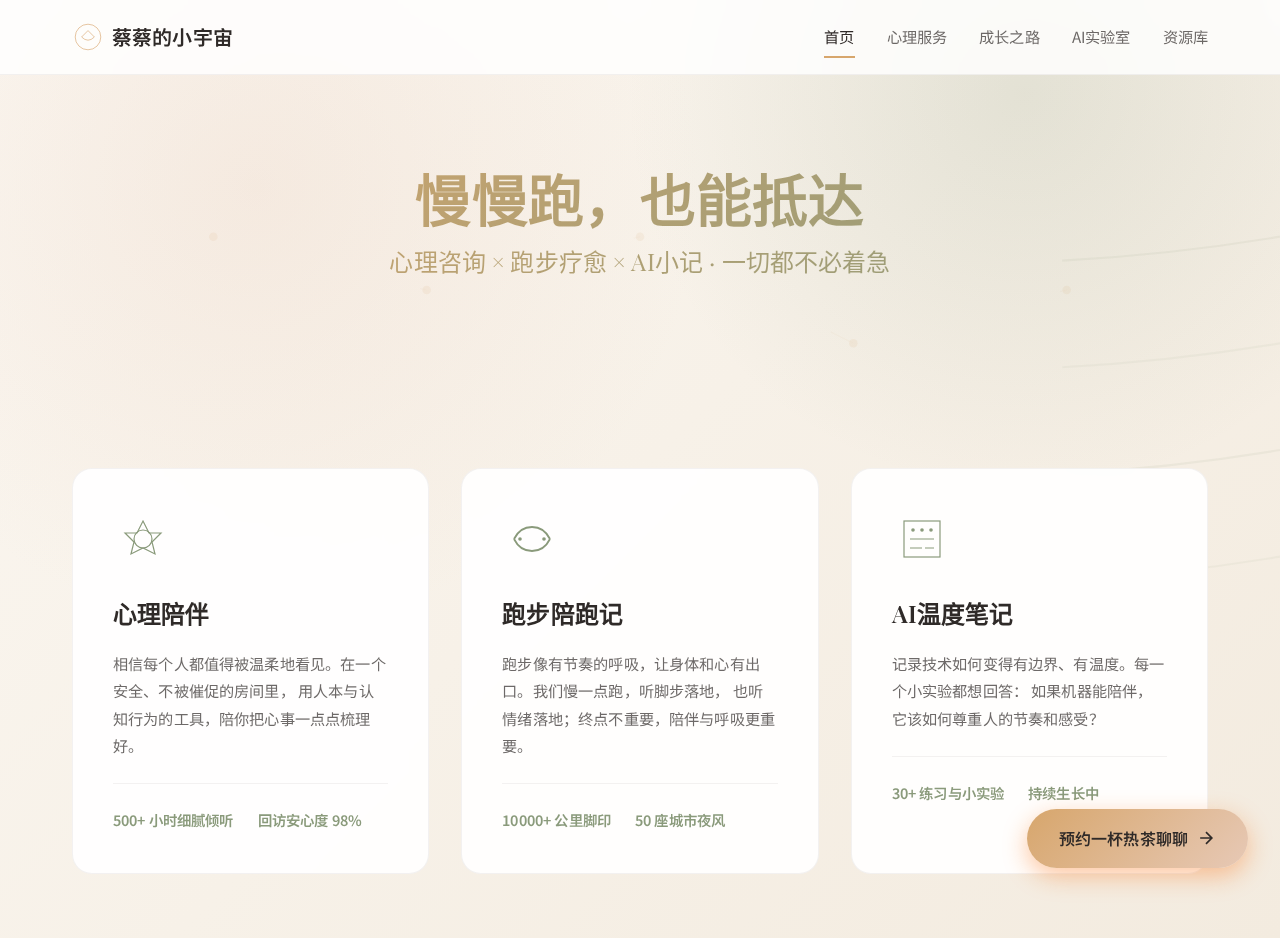
<file: index.html>
<!DOCTYPE html>
<html lang="zh-CN">
<head>
    <meta charset="UTF-8">
    <meta name="viewport" content="width=device-width, initial-scale=1.0">
    <title>蔡蔡的小宇宙 - 首页</title>
    <link rel="stylesheet" href="styles.css">
</head>
<body>
    <div class="brand-container">
        <!-- 导航栏 -->
        <nav class="navbar" id="navbar">
            <div class="nav-container">
                <div class="nav-logo">
                    <svg class="logo-icon" viewBox="0 0 100 100" fill="none">
                        <circle cx="50" cy="50" r="40" stroke="currentColor" stroke-width="2" fill="none"/>
                        <path d="M30 50 L50 30 L70 50" stroke="currentColor" stroke-width="2" fill="none"/>
                        <path d="M30 50 Q50 70 70 50" stroke="currentColor" stroke-width="2" fill="none"/>
                    </svg>
                    <span>蔡蔡的小宇宙</span>
                </div>
                <div class="nav-links">
                    <a href="index.html" class="nav-link active">首页</a>
                    <a href="psychology.html" class="nav-link">心理服务</a>
                    <a href="growth.html" class="nav-link">成长之路</a>
                    <a href="ai-lab.html" class="nav-link">AI实验室</a>
                    <a href="resources.html" class="nav-link">资源库</a>
                </div>
            </div>
        </nav>

        <!-- 首页背景动画 -->
        <div class="home-background">
            <svg class="background-svg" viewBox="0 0 1200 800">
                <!-- 跑道线条 -->
                <g class="track-lines">
                    <path d="M0 200 Q300 150 600 200 T1200 200" stroke="rgba(138, 154, 123, 0.35)" stroke-width="2" fill="none"/>
                    <path d="M0 300 Q300 250 600 300 T1200 300" stroke="rgba(138, 154, 123, 0.25)" stroke-width="2" fill="none"/>
                    <path d="M0 400 Q300 350 600 400 T1200 400" stroke="rgba(138, 154, 123, 0.35)" stroke-width="2" fill="none"/>
                    <path d="M0 500 Q300 450 600 500 T1200 500" stroke="rgba(138, 154, 123, 0.25)" stroke-width="2" fill="none"/>
                </g>
                <!-- 神经网络节点 -->
                <g class="neural-network">
                    <circle cx="200" cy="200" r="4" fill="rgba(215, 166, 108, 0.4)"/>
                    <circle cx="400" cy="250" r="4" fill="rgba(215, 166, 108, 0.4)"/>
                    <circle cx="600" cy="200" r="4" fill="rgba(215, 166, 108, 0.4)"/>
                    <circle cx="800" cy="300" r="4" fill="rgba(215, 166, 108, 0.4)"/>
                    <circle cx="1000" cy="250" r="4" fill="rgba(215, 166, 108, 0.4)"/>
                    <line x1="200" y1="200" x2="400" y2="250" stroke="rgba(215, 166, 108, 0.22)" stroke-width="1"/>
                    <line x1="400" y1="250" x2="600" y2="200" stroke="rgba(215, 166, 108, 0.22)" stroke-width="1"/>
                    <line x1="600" y1="200" x2="800" y2="300" stroke="rgba(215, 166, 108, 0.22)" stroke-width="1"/>
                    <line x1="800" y1="300" x2="1000" y2="250" stroke="rgba(215, 166, 108, 0.22)" stroke-width="1"/>
                </g>
            </svg>
        </div>

        <!-- 主内容区 -->
        <main class="home-main">
            <section class="hero-section">
                <h1 class="hero-title">
                    慢慢跑，也能抵达
                    <span class="hero-subtitle">心理咨询 × 跑步疗愈 × AI小记 · 一切都不必着急</span>
                </h1>
            </section>

            <!-- 三联动态卡片 -->
            <section class="cards-section">
                <div class="card-trio">
                    <div class="dynamic-card card-psychology">
                        <div class="card-icon">
                            <svg viewBox="0 0 100 100" fill="none">
                                <path d="M50 20 L60 40 L80 40 L65 55 L70 75 L50 65 L30 75 L35 55 L20 40 L40 40 Z" 
                                      stroke="currentColor" stroke-width="2" fill="none"/>
                                <circle cx="50" cy="50" r="15" stroke="currentColor" stroke-width="2" fill="none"/>
                            </svg>
                        </div>
                        <h3 class="card-title">心理陪伴</h3>
                        <p class="card-content">
                            相信每个人都值得被温柔地看见。在一个安全、不被催促的房间里，
                            用人本与认知行为的工具，陪你把心事一点点梳理好。
                        </p>
                        <div class="card-stats">
                            <span>500+ 小时细腻倾听</span>
                            <span>回访安心度 98%</span>
                        </div>
                    </div>

                    <div class="dynamic-card card-running">
                        <div class="card-icon">
                            <svg viewBox="0 0 100 100" fill="none">
                                <path d="M20 50 Q30 30 50 30 Q70 30 80 50" stroke="currentColor" stroke-width="3" fill="none"/>
                                <path d="M20 50 Q30 70 50 70 Q70 70 80 50" stroke="currentColor" stroke-width="3" fill="none"/>
                                <circle cx="30" cy="50" r="3" fill="currentColor"/>
                                <circle cx="70" cy="50" r="3" fill="currentColor"/>
                            </svg>
                        </div>
                        <h3 class="card-title">跑步陪跑记</h3>
                        <p class="card-content">
                            跑步像有节奏的呼吸，让身体和心有出口。我们慢一点跑，听脚步落地，
                            也听情绪落地；终点不重要，陪伴与呼吸更重要。
                        </p>
                        <div class="card-stats">
                            <span>10000+ 公里脚印</span>
                            <span>50 座城市夜风</span>
                        </div>
                    </div>

                    <div class="dynamic-card card-ai">
                        <div class="card-icon">
                            <svg viewBox="0 0 100 100" fill="none">
                                <rect x="20" y="20" width="60" height="60" stroke="currentColor" stroke-width="2" fill="none"/>
                                <circle cx="35" cy="35" r="3" fill="currentColor"/>
                                <circle cx="50" cy="35" r="3" fill="currentColor"/>
                                <circle cx="65" cy="35" r="3" fill="currentColor"/>
                                <path d="M30 50 L70 50" stroke="currentColor" stroke-width="2"/>
                                <path d="M30 65 L50 65" stroke="currentColor" stroke-width="2"/>
                                <path d="M55 65 L70 65" stroke="currentColor" stroke-width="2"/>
                            </svg>
                        </div>
                        <h3 class="card-title">AI温度笔记</h3>
                        <p class="card-content">
                            记录技术如何变得有边界、有温度。每一个小实验都想回答：
                            如果机器能陪伴，它该如何尊重人的节奏和感受？
                        </p>
                        <div class="card-stats">
                            <span>30+ 练习与小实验</span>
                            <span>持续生长中</span>
                        </div>
                    </div>
                </div>
            </section>
        </main>

        <!-- 悬浮预约按钮 -->
        <a href="psychology.html#consultation-form" class="floating-booking-btn">
            <span>预约一杯热茶聊聊</span>
            <svg viewBox="0 0 24 24" fill="none" stroke="currentColor" stroke-width="2">
                <path d="M5 12h14M12 5l7 7-7 7"/>
            </svg>
        </a>
    </div>

    <script src="script.js"></script>
</body>
</html>
</file>
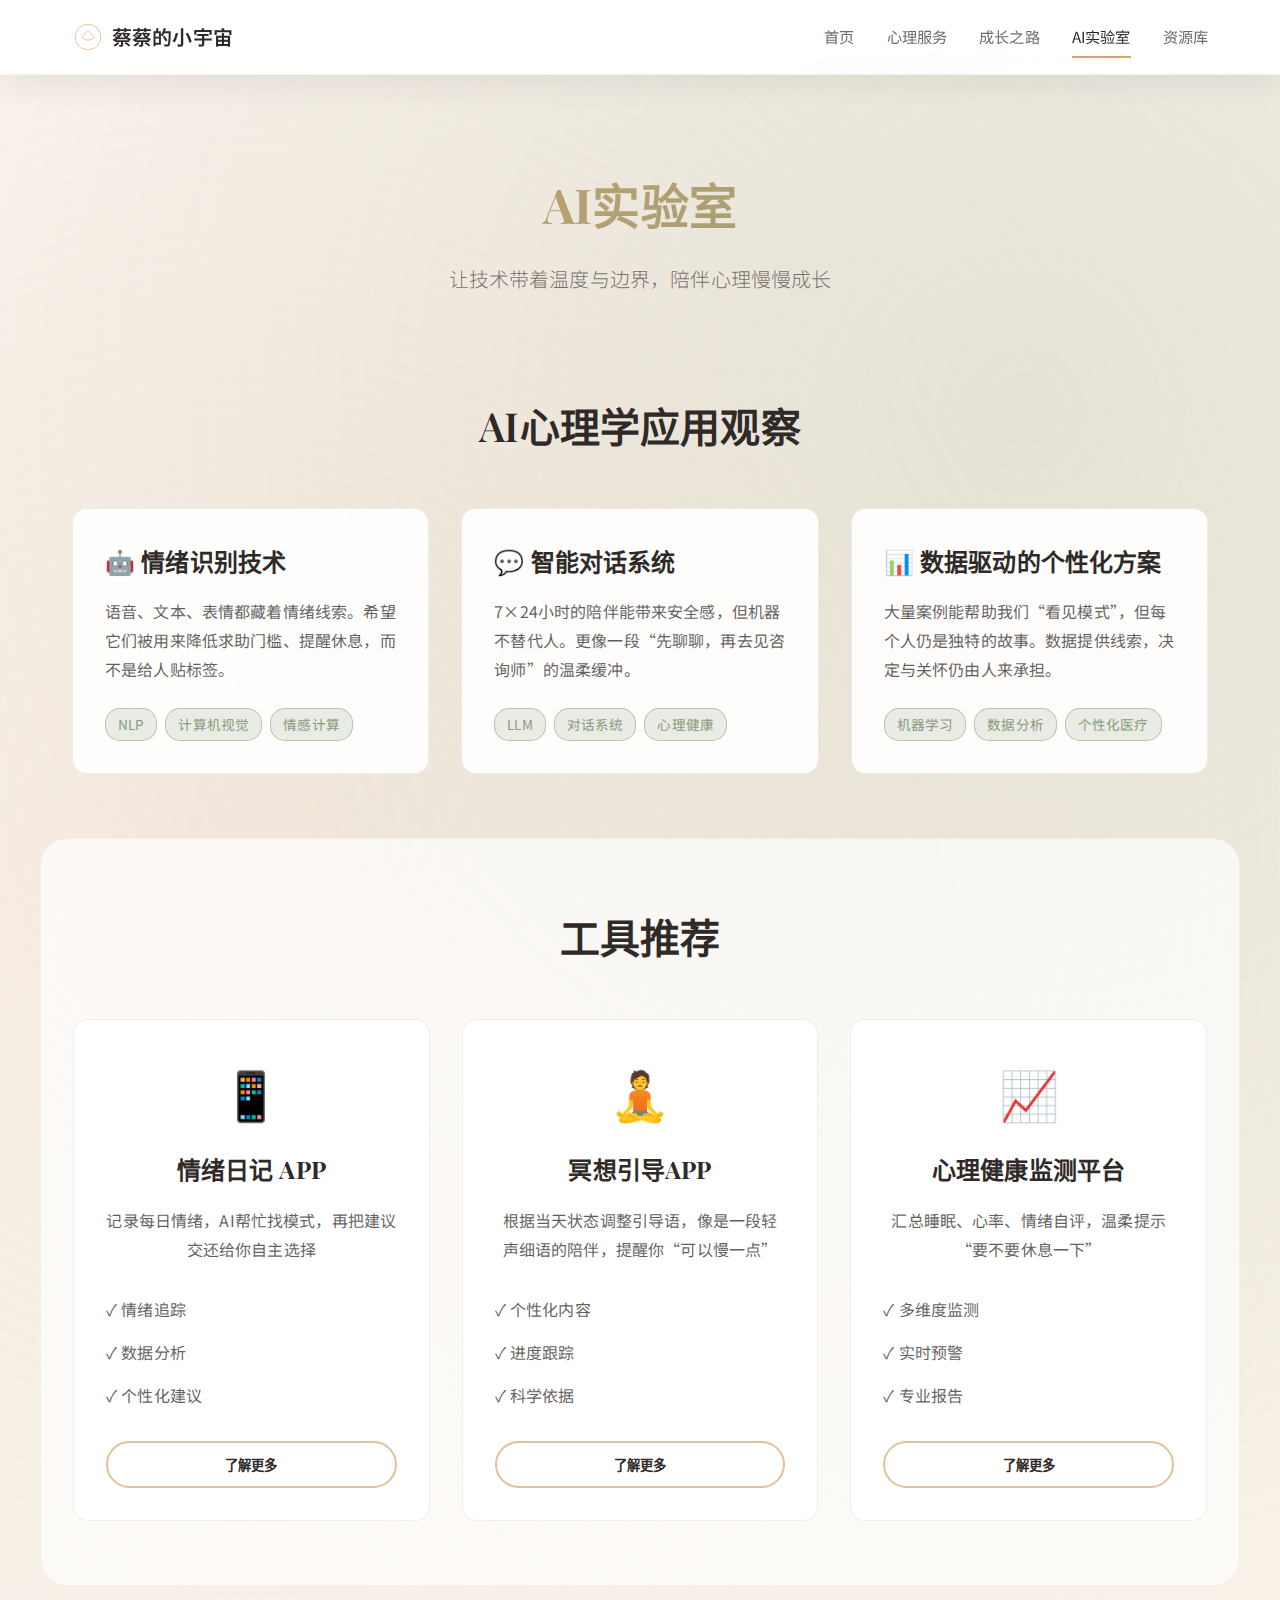
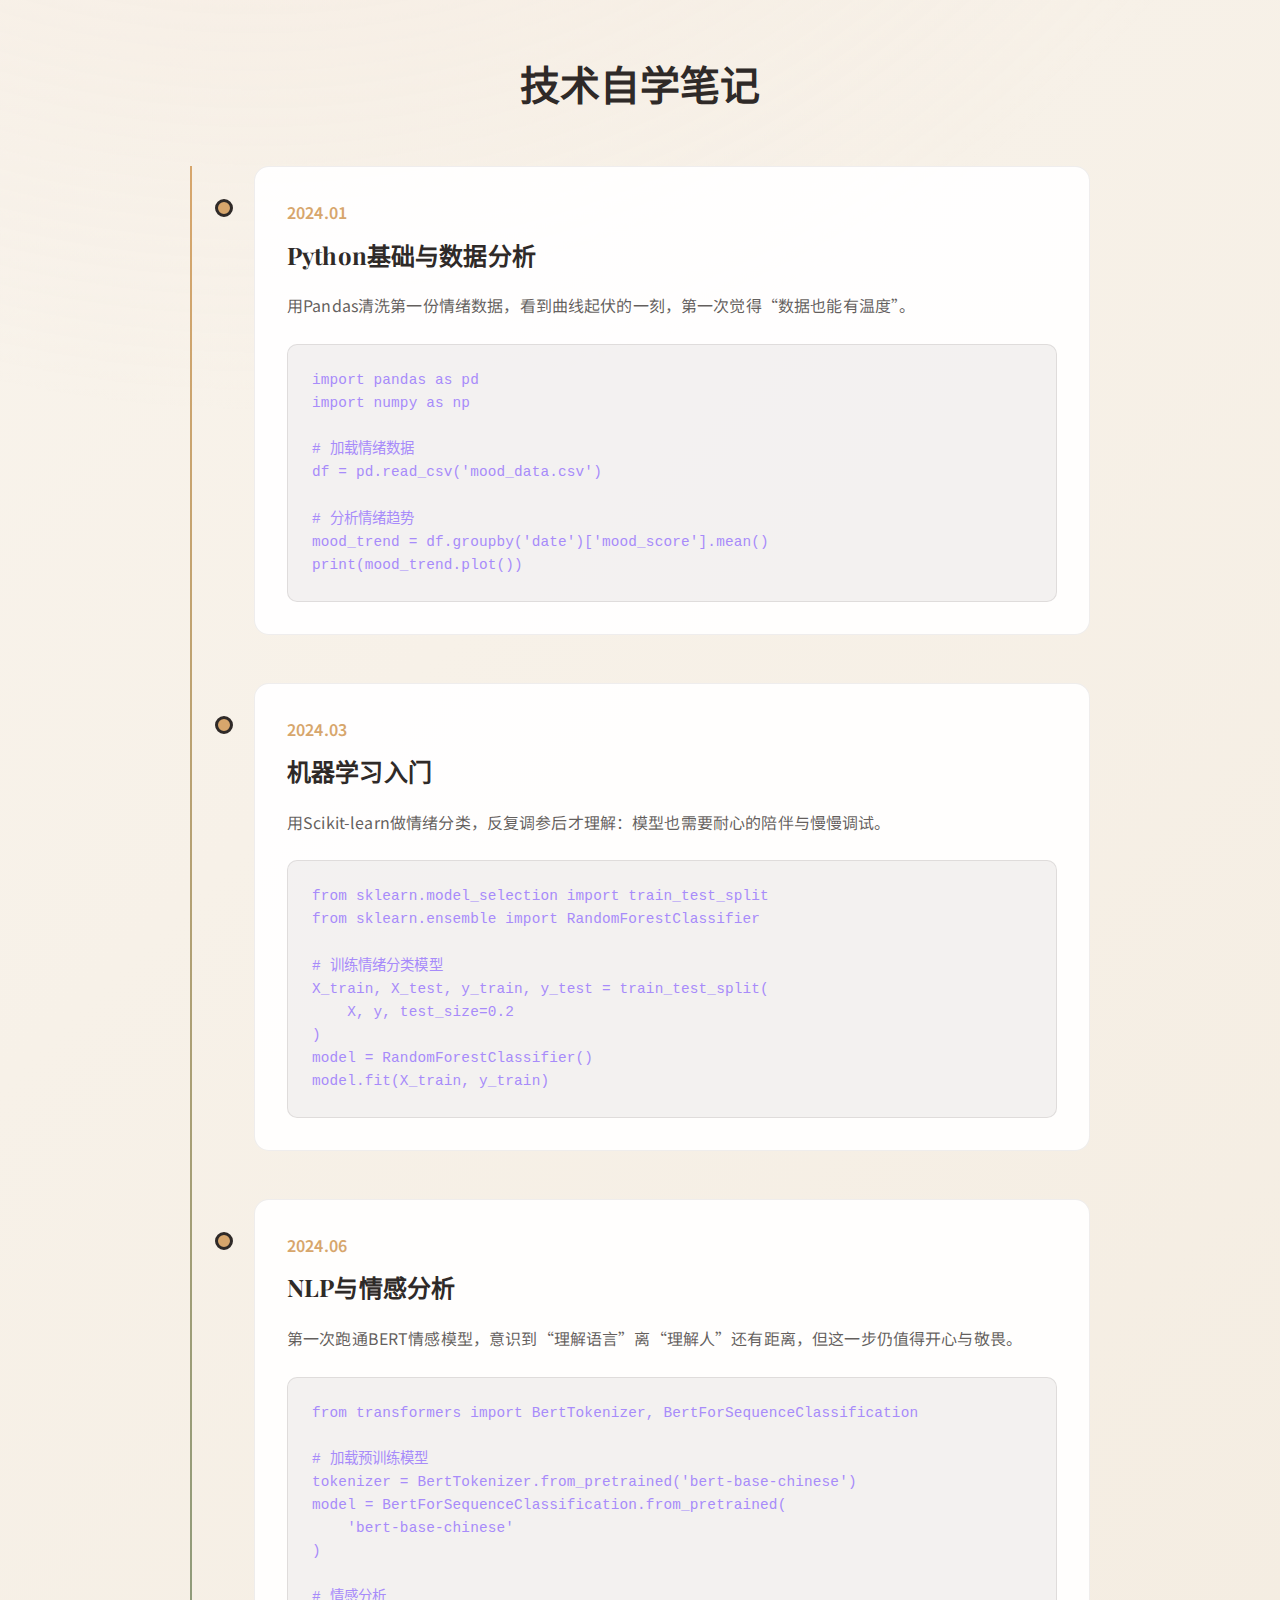
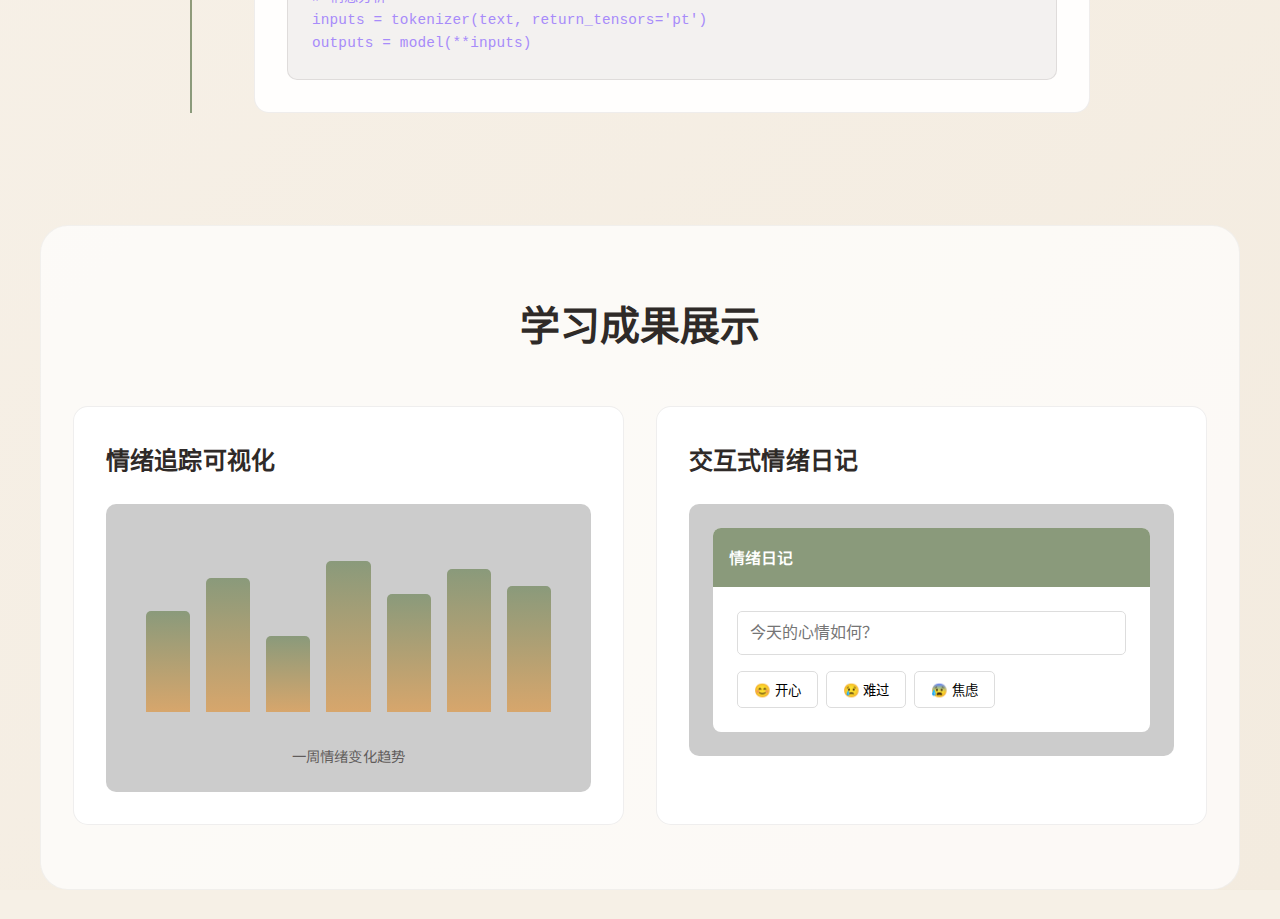
<file: ai-lab.html>
<!DOCTYPE html>
<html lang="zh-CN">
<head>
    <meta charset="UTF-8">
    <meta name="viewport" content="width=device-width, initial-scale=1.0">
    <title>蔡蔡的小宇宙 - AI实验室</title>
    <link rel="stylesheet" href="styles.css">
</head>
<body>
    <div class="brand-container">
        <nav class="navbar navbar-scrolled" id="navbar">
            <div class="nav-container">
                <div class="nav-logo">
                    <svg class="logo-icon" viewBox="0 0 100 100" fill="none">
                        <circle cx="50" cy="50" r="40" stroke="currentColor" stroke-width="2" fill="none"/>
                        <path d="M30 50 L50 30 L70 50" stroke="currentColor" stroke-width="2" fill="none"/>
                        <path d="M30 50 Q50 70 70 50" stroke="currentColor" stroke-width="2" fill="none"/>
                    </svg>
                    <span>蔡蔡的小宇宙</span>
                </div>
                <div class="nav-links">
                    <a href="index.html" class="nav-link">首页</a>
                    <a href="psychology.html" class="nav-link">心理服务</a>
                    <a href="growth.html" class="nav-link">成长之路</a>
                    <a href="ai-lab.html" class="nav-link active">AI实验室</a>
                    <a href="resources.html" class="nav-link">资源库</a>
                </div>
            </div>
        </nav>

        <main class="page-main">
            <section class="page-hero">
                <h1 class="page-title">AI实验室</h1>
                <p class="page-subtitle">让技术带着温度与边界，陪伴心理慢慢成长</p>
            </section>

            <!-- AI心理学应用观察 -->
            <section class="service-section">
                <div class="section-container">
                    <h2 class="section-title">AI心理学应用观察</h2>
                    <div class="observation-cards">
                        <div class="observation-card">
                            <h3>🤖 情绪识别技术</h3>
                            <p>语音、文本、表情都藏着情绪线索。希望它们被用来降低求助门槛、提醒休息，而不是给人贴标签。</p>
                            <div class="card-tags">
                                <span class="tag">NLP</span>
                                <span class="tag">计算机视觉</span>
                                <span class="tag">情感计算</span>
                            </div>
                        </div>
                        <div class="observation-card">
                            <h3>💬 智能对话系统</h3>
                            <p>7×24小时的陪伴能带来安全感，但机器不替代人。更像一段“先聊聊，再去见咨询师”的温柔缓冲。</p>
                            <div class="card-tags">
                                <span class="tag">LLM</span>
                                <span class="tag">对话系统</span>
                                <span class="tag">心理健康</span>
                            </div>
                        </div>
                        <div class="observation-card">
                            <h3>📊 数据驱动的个性化方案</h3>
                            <p>大量案例能帮助我们“看见模式”，但每个人仍是独特的故事。数据提供线索，决定与关怀仍由人来承担。</p>
                            <div class="card-tags">
                                <span class="tag">机器学习</span>
                                <span class="tag">数据分析</span>
                                <span class="tag">个性化医疗</span>
                            </div>
                        </div>
                    </div>
                </div>
            </section>

            <!-- 工具推荐 -->
            <section class="service-section alt-bg">
                <div class="section-container">
                    <h2 class="section-title">工具推荐</h2>
                    <div class="tools-grid">
                        <div class="tool-card">
                            <div class="tool-icon">📱</div>
                            <h3>情绪日记 APP</h3>
                            <p>记录每日情绪，AI帮忙找模式，再把建议交还给你自主选择</p>
                            <ul class="tool-features">
                                <li>✓ 情绪追踪</li>
                                <li>✓ 数据分析</li>
                                <li>✓ 个性化建议</li>
                            </ul>
                            <button class="btn-tool">了解更多</button>
                        </div>
                        <div class="tool-card">
                            <div class="tool-icon">🧘</div>
                            <h3>冥想引导APP</h3>
                            <p>根据当天状态调整引导语，像是一段轻声细语的陪伴，提醒你“可以慢一点”</p>
                            <ul class="tool-features">
                                <li>✓ 个性化内容</li>
                                <li>✓ 进度跟踪</li>
                                <li>✓ 科学依据</li>
                            </ul>
                            <button class="btn-tool">了解更多</button>
                        </div>
                        <div class="tool-card">
                            <div class="tool-icon">📈</div>
                            <h3>心理健康监测平台</h3>
                            <p>汇总睡眠、心率、情绪自评，温柔提示“要不要休息一下”</p>
                            <ul class="tool-features">
                                <li>✓ 多维度监测</li>
                                <li>✓ 实时预警</li>
                                <li>✓ 专业报告</li>
                            </ul>
                            <button class="btn-tool">了解更多</button>
                        </div>
                    </div>
                </div>
            </section>

            <!-- 技术自学笔记 -->
            <section class="service-section">
                <div class="section-container">
                    <h2 class="section-title">技术自学笔记</h2>
                    <div class="notes-timeline">
                        <div class="note-item">
                            <div class="note-date">2024.01</div>
                            <div class="note-content">
                                <h3>Python基础与数据分析</h3>
                                <p>用Pandas清洗第一份情绪数据，看到曲线起伏的一刻，第一次觉得“数据也能有温度”。</p>
                                <div class="code-snippet">
                                    <pre><code>import pandas as pd
import numpy as np

# 加载情绪数据
df = pd.read_csv('mood_data.csv')

# 分析情绪趋势
mood_trend = df.groupby('date')['mood_score'].mean()
print(mood_trend.plot())</code></pre>
                                </div>
                            </div>
                        </div>
                        <div class="note-item">
                            <div class="note-date">2024.03</div>
                            <div class="note-content">
                                <h3>机器学习入门</h3>
                                <p>用Scikit-learn做情绪分类，反复调参后才理解：模型也需要耐心的陪伴与慢慢调试。</p>
                                <div class="code-snippet">
                                    <pre><code>from sklearn.model_selection import train_test_split
from sklearn.ensemble import RandomForestClassifier

# 训练情绪分类模型
X_train, X_test, y_train, y_test = train_test_split(
    X, y, test_size=0.2
)
model = RandomForestClassifier()
model.fit(X_train, y_train)</code></pre>
                                </div>
                            </div>
                        </div>
                        <div class="note-item">
                            <div class="note-date">2024.06</div>
                            <div class="note-content">
                                <h3>NLP与情感分析</h3>
                                <p>第一次跑通BERT情感模型，意识到“理解语言”离“理解人”还有距离，但这一步仍值得开心与敬畏。</p>
                                <div class="code-snippet">
                                    <pre><code>from transformers import BertTokenizer, BertForSequenceClassification

# 加载预训练模型
tokenizer = BertTokenizer.from_pretrained('bert-base-chinese')
model = BertForSequenceClassification.from_pretrained(
    'bert-base-chinese'
)

# 情感分析
inputs = tokenizer(text, return_tensors='pt')
outputs = model(**inputs)</code></pre>
                                </div>
                            </div>
                        </div>
                    </div>
                </div>
            </section>

            <!-- 代码片段展示 -->
            <section class="service-section alt-bg">
                <div class="section-container">
                    <h2 class="section-title">学习成果展示</h2>
                    <div class="code-showcase">
                        <div class="showcase-item">
                            <h3>情绪追踪可视化</h3>
                            <div class="code-demo">
                                <div class="demo-visualization">
                                    <div class="chart-placeholder">
                                        <div class="bar" style="height: 60%"></div>
                                        <div class="bar" style="height: 80%"></div>
                                        <div class="bar" style="height: 45%"></div>
                                        <div class="bar" style="height: 90%"></div>
                                        <div class="bar" style="height: 70%"></div>
                                        <div class="bar" style="height: 85%"></div>
                                        <div class="bar" style="height: 75%"></div>
                                    </div>
                                    <p class="demo-caption">一周情绪变化趋势</p>
                                </div>
                            </div>
                        </div>
                        <div class="showcase-item">
                            <h3>交互式情绪日记</h3>
                            <div class="code-demo">
                                <div class="demo-html">
                                    <div class="html-preview">
                                        <div class="preview-header">情绪日记</div>
                                        <div class="preview-content">
                                            <input type="text" placeholder="今天的心情如何？" class="preview-input">
                                            <div class="preview-buttons">
                                                <button class="preview-btn">😊 开心</button>
                                                <button class="preview-btn">😢 难过</button>
                                                <button class="preview-btn">😰 焦虑</button>
                                            </div>
                                        </div>
                                    </div>
                                </div>
                            </div>
                        </div>
                    </div>
                </div>
            </section>
        </main>
    </div>

    <script src="script.js"></script>
</body>
</html>
</file>
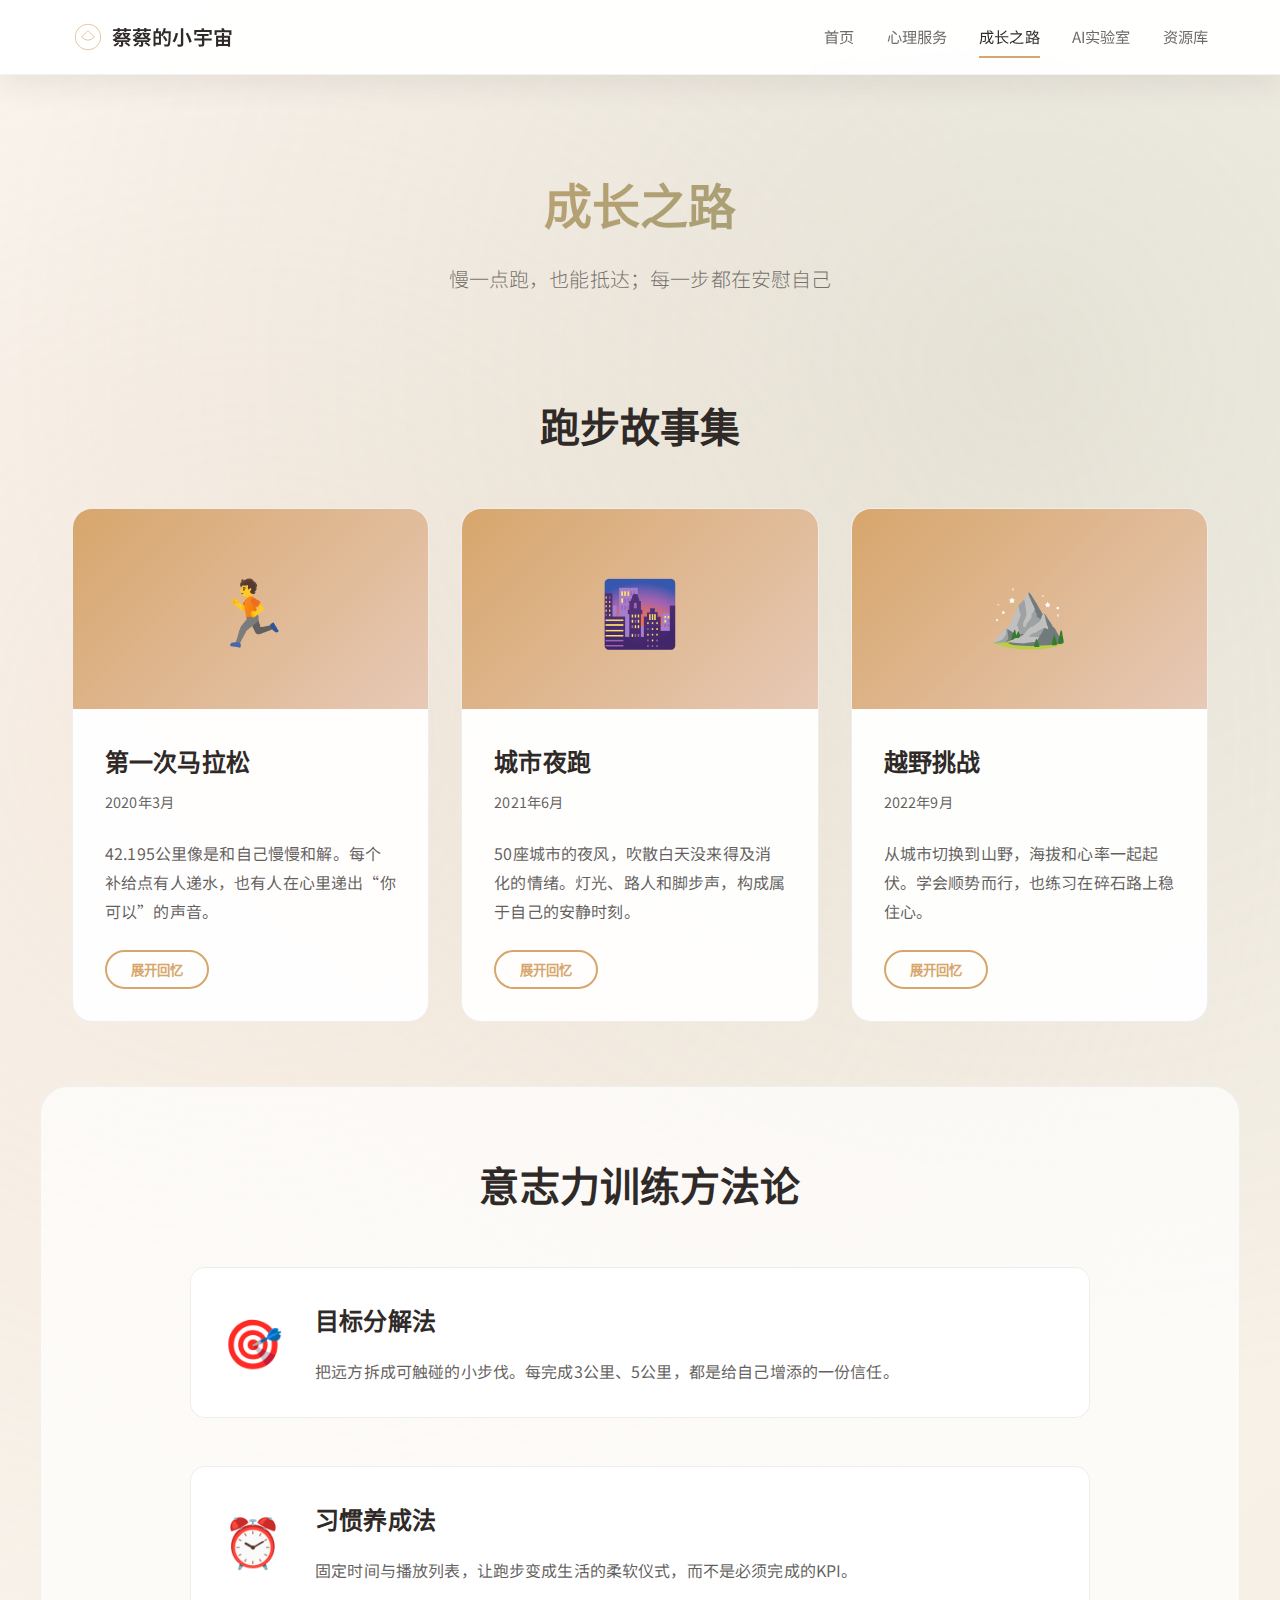
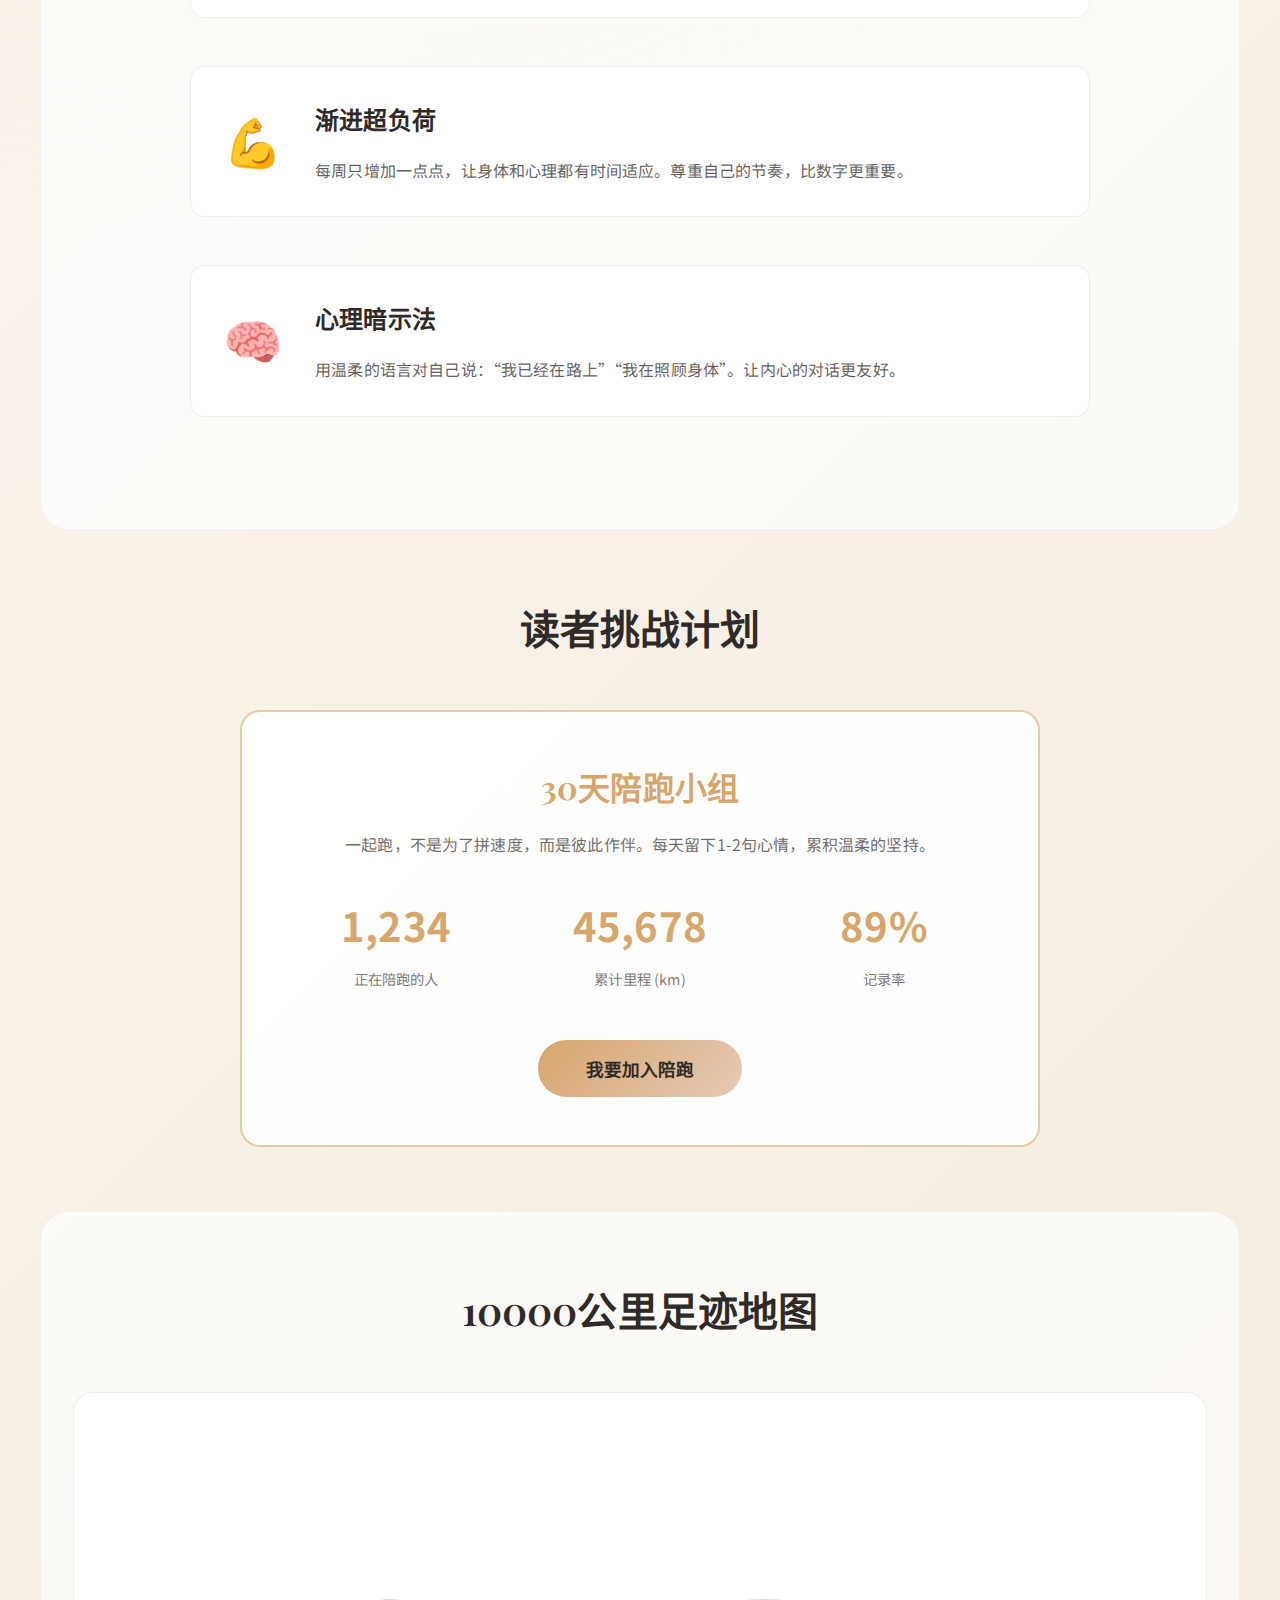
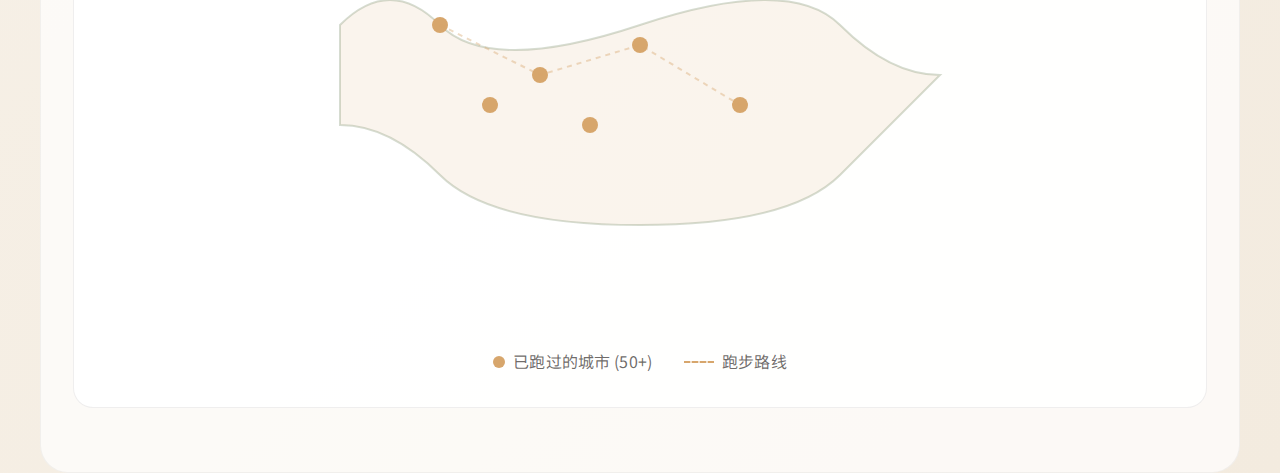
<file: growth.html>
<!DOCTYPE html>
<html lang="zh-CN">
<head>
    <meta charset="UTF-8">
    <meta name="viewport" content="width=device-width, initial-scale=1.0">
    <title>蔡蔡的小宇宙 - 成长之路</title>
    <link rel="stylesheet" href="styles.css">
</head>
<body>
    <div class="brand-container">
        <nav class="navbar navbar-scrolled" id="navbar">
            <div class="nav-container">
                <div class="nav-logo">
                    <svg class="logo-icon" viewBox="0 0 100 100" fill="none">
                        <circle cx="50" cy="50" r="40" stroke="currentColor" stroke-width="2" fill="none"/>
                        <path d="M30 50 L50 30 L70 50" stroke="currentColor" stroke-width="2" fill="none"/>
                        <path d="M30 50 Q50 70 70 50" stroke="currentColor" stroke-width="2" fill="none"/>
                    </svg>
                    <span>蔡蔡的小宇宙</span>
                </div>
                <div class="nav-links">
                    <a href="index.html" class="nav-link">首页</a>
                    <a href="psychology.html" class="nav-link">心理服务</a>
                    <a href="growth.html" class="nav-link active">成长之路</a>
                    <a href="ai-lab.html" class="nav-link">AI实验室</a>
                    <a href="resources.html" class="nav-link">资源库</a>
                </div>
            </div>
        </nav>

        <main class="page-main">
            <section class="page-hero">
                <h1 class="page-title">成长之路</h1>
                <p class="page-subtitle">慢一点跑，也能抵达；每一步都在安慰自己</p>
            </section>

            <!-- 跑步故事集 -->
            <section class="service-section">
                <div class="section-container">
                    <h2 class="section-title">跑步故事集</h2>
                    <div class="stories-grid">
                        <div class="story-card">
                            <div class="story-image">
                                <div class="story-placeholder">🏃</div>
                            </div>
                            <div class="story-content">
                                <h3>第一次马拉松</h3>
                                <p class="story-date">2020年3月</p>
                                <p>42.195公里像是和自己慢慢和解。每个补给点有人递水，也有人在心里递出“你可以”的声音。</p>
                                <button class="btn-read-more">展开回忆</button>
                            </div>
                        </div>
                        <div class="story-card">
                            <div class="story-image">
                                <div class="story-placeholder">🌆</div>
                            </div>
                            <div class="story-content">
                                <h3>城市夜跑</h3>
                                <p class="story-date">2021年6月</p>
                                <p>50座城市的夜风，吹散白天没来得及消化的情绪。灯光、路人和脚步声，构成属于自己的安静时刻。</p>
                                <button class="btn-read-more">展开回忆</button>
                            </div>
                        </div>
                        <div class="story-card">
                            <div class="story-image">
                                <div class="story-placeholder">⛰️</div>
                            </div>
                            <div class="story-content">
                                <h3>越野挑战</h3>
                                <p class="story-date">2022年9月</p>
                                <p>从城市切换到山野，海拔和心率一起起伏。学会顺势而行，也练习在碎石路上稳住心。</p>
                                <button class="btn-read-more">展开回忆</button>
                            </div>
                        </div>
                    </div>
                </div>
            </section>

            <!-- 意志力训练方法论 -->
            <section class="service-section alt-bg">
                <div class="section-container">
                    <h2 class="section-title">意志力训练方法论</h2>
                    <div class="methodology-content">
                        <div class="methodology-item">
                            <div class="method-icon">🎯</div>
                            <div>
                                <h3>目标分解法</h3>
                                <p>把远方拆成可触碰的小步伐。每完成3公里、5公里，都是给自己增添的一份信任。</p>
                            </div>
                        </div>
                        <div class="methodology-item">
                            <div class="method-icon">⏰</div>
                            <div>
                                <h3>习惯养成法</h3>
                                <p>固定时间与播放列表，让跑步变成生活的柔软仪式，而不是必须完成的KPI。</p>
                            </div>
                        </div>
                        <div class="methodology-item">
                            <div class="method-icon">💪</div>
                            <div>
                                <h3>渐进超负荷</h3>
                                <p>每周只增加一点点，让身体和心理都有时间适应。尊重自己的节奏，比数字更重要。</p>
                            </div>
                        </div>
                        <div class="methodology-item">
                            <div class="method-icon">🧠</div>
                            <div>
                                <h3>心理暗示法</h3>
                                <p>用温柔的语言对自己说：“我已经在路上”“我在照顾身体”。让内心的对话更友好。</p>
                            </div>
                        </div>
                    </div>
                </div>
            </section>

            <!-- 读者挑战计划 -->
            <section class="service-section">
                <div class="section-container">
                    <h2 class="section-title">读者挑战计划</h2>
                    <div class="challenge-box">
                        <h3>30天陪跑小组</h3>
                        <p>一起跑，不是为了拼速度，而是彼此作伴。每天留下1-2句心情，累积温柔的坚持。</p>
                        <div class="challenge-stats">
                            <div class="stat-item">
                                <div class="stat-number">1,234</div>
                                <div class="stat-label">正在陪跑的人</div>
                            </div>
                            <div class="stat-item">
                                <div class="stat-number">45,678</div>
                                <div class="stat-label">累计里程 (km)</div>
                            </div>
                            <div class="stat-item">
                                <div class="stat-number">89%</div>
                                <div class="stat-label">记录率</div>
                            </div>
                        </div>
                        <button class="btn-challenge">我要加入陪跑</button>
                    </div>
                </div>
            </section>

            <!-- 互动地图 -->
            <section class="service-section alt-bg">
                <div class="section-container">
                    <h2 class="section-title">10000公里足迹地图</h2>
                    <div class="map-container">
                        <div class="map-placeholder">
                            <svg viewBox="0 0 800 500" fill="none">
                                <path d="M100 200 Q150 150 200 200 T400 200 T600 200 T700 250 Q650 300 600 350 T400 400 T200 350 T100 300 Z" 
                                      stroke="rgba(138, 154, 123, 0.35)" stroke-width="2" fill="rgba(215, 166, 108, 0.12)"/>
                                <g class="city-markers">
                                    <circle cx="200" cy="200" r="8" fill="#d7a66c" class="city-marker">
                                        <title>北京</title>
                                    </circle>
                                    <circle cx="300" cy="250" r="8" fill="#d7a66c" class="city-marker">
                                        <title>上海</title>
                                    </circle>
                                    <circle cx="400" cy="220" r="8" fill="#d7a66c" class="city-marker">
                                        <title>广州</title>
                                    </circle>
                                    <circle cx="500" cy="280" r="8" fill="#d7a66c" class="city-marker">
                                        <title>深圳</title>
                                    </circle>
                                    <circle cx="350" cy="300" r="8" fill="#d7a66c" class="city-marker">
                                        <title>杭州</title>
                                    </circle>
                                    <circle cx="250" cy="280" r="8" fill="#d7a66c" class="city-marker">
                                        <title>成都</title>
                                    </circle>
                                </g>
                                <path d="M200 200 L300 250 L400 220 L500 280" 
                                      stroke="rgba(215, 166, 108, 0.4)" stroke-width="2" fill="none" stroke-dasharray="5,5"/>
                            </svg>
                            <div class="map-legend">
                                <div class="legend-item">
                                    <span class="legend-dot"></span>
                                    <span>已跑过的城市 (50+)</span>
                                </div>
                                <div class="legend-item">
                                    <span class="legend-line"></span>
                                    <span>跑步路线</span>
                                </div>
                            </div>
                        </div>
                    </div>
                </div>
            </section>
        </main>
    </div>

    <script src="script.js"></script>
</body>
</html>
</file>
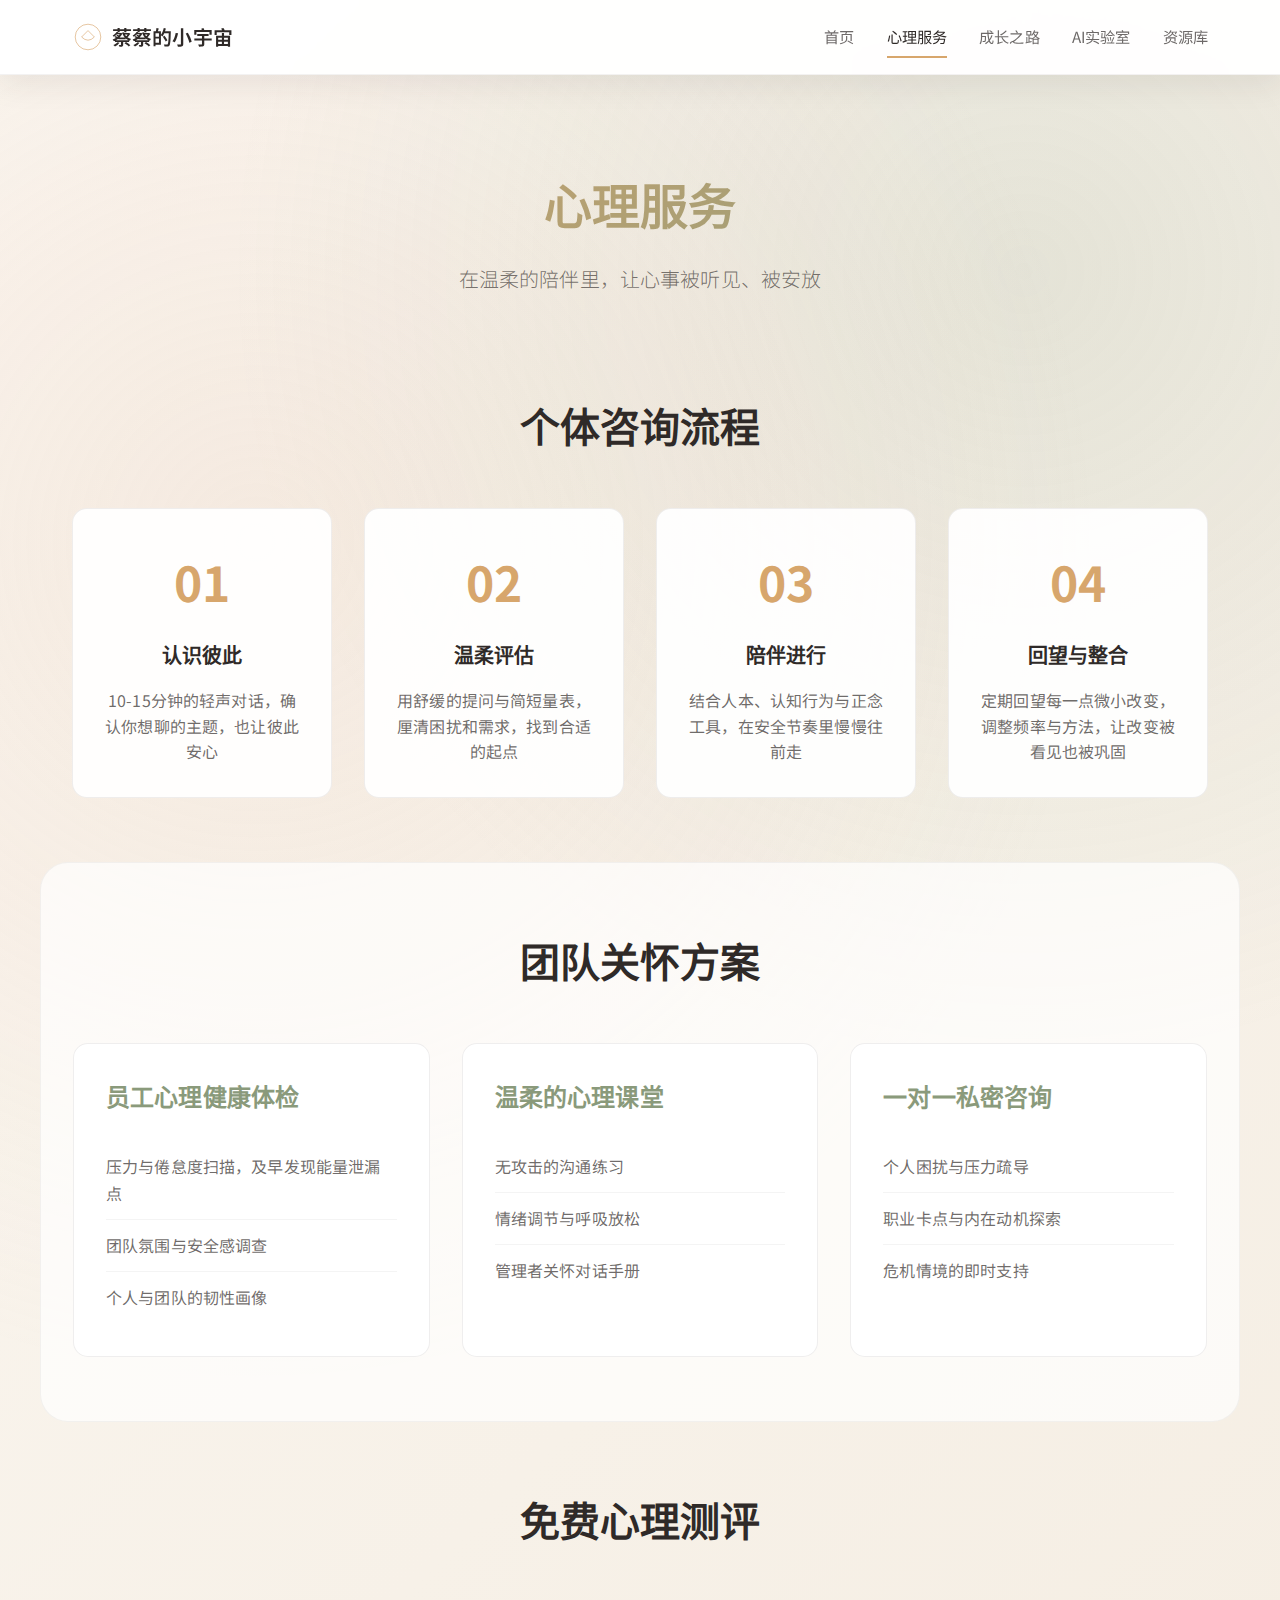
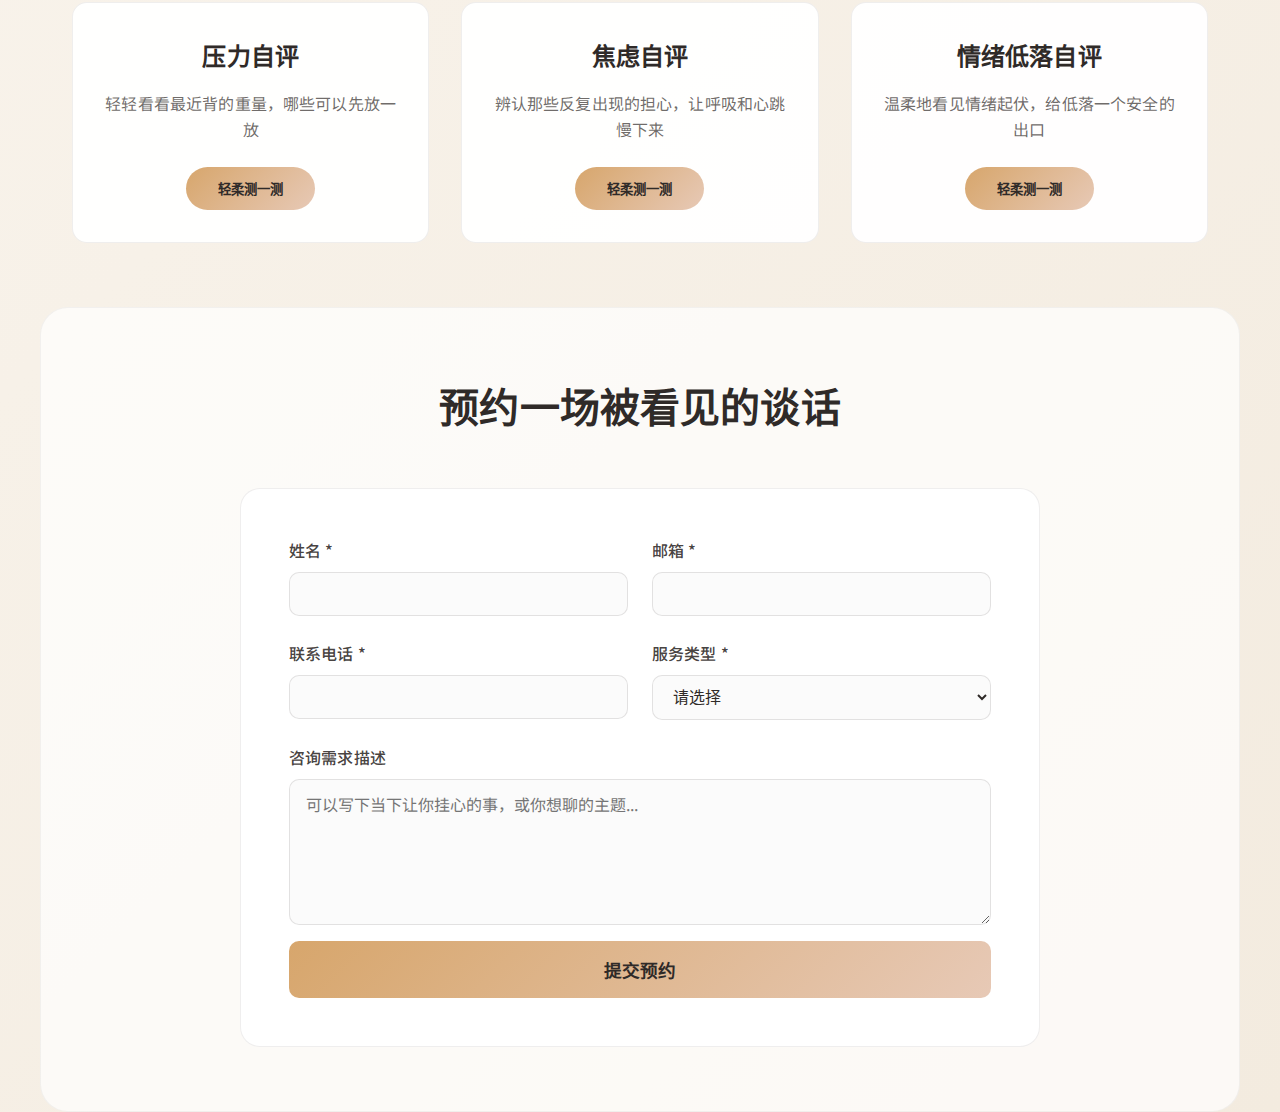
<file: psychology.html>
<!DOCTYPE html>
<html lang="zh-CN">
<head>
    <meta charset="UTF-8">
    <meta name="viewport" content="width=device-width, initial-scale=1.0">
    <title>蔡蔡的小宇宙 - 心理服务</title>
    <link rel="stylesheet" href="styles.css">
</head>
<body>
    <div class="brand-container">
        <!-- 导航栏 -->
        <nav class="navbar navbar-scrolled" id="navbar">
            <div class="nav-container">
                <div class="nav-logo">
                    <svg class="logo-icon" viewBox="0 0 100 100" fill="none">
                        <circle cx="50" cy="50" r="40" stroke="currentColor" stroke-width="2" fill="none"/>
                        <path d="M30 50 L50 30 L70 50" stroke="currentColor" stroke-width="2" fill="none"/>
                        <path d="M30 50 Q50 70 70 50" stroke="currentColor" stroke-width="2" fill="none"/>
                    </svg>
                    <span>蔡蔡的小宇宙</span>
                </div>
                <div class="nav-links">
                    <a href="index.html" class="nav-link">首页</a>
                    <a href="psychology.html" class="nav-link active">心理服务</a>
                    <a href="growth.html" class="nav-link">成长之路</a>
                    <a href="ai-lab.html" class="nav-link">AI实验室</a>
                    <a href="resources.html" class="nav-link">资源库</a>
                </div>
            </div>
        </nav>

        <main class="page-main">
            <section class="page-hero">
                <h1 class="page-title">心理服务</h1>
                <p class="page-subtitle">在温柔的陪伴里，让心事被听见、被安放</p>
            </section>

            <!-- 个体咨询流程 -->
            <section class="service-section">
                <div class="section-container">
                    <h2 class="section-title">个体咨询流程</h2>
                    <div class="process-steps">
                        <div class="process-step">
                            <div class="step-number">01</div>
                            <h3>认识彼此</h3>
                            <p>10-15分钟的轻声对话，确认你想聊的主题，也让彼此安心</p>
                        </div>
                        <div class="process-step">
                            <div class="step-number">02</div>
                            <h3>温柔评估</h3>
                            <p>用舒缓的提问与简短量表，厘清困扰和需求，找到合适的起点</p>
                        </div>
                        <div class="process-step">
                            <div class="step-number">03</div>
                            <h3>陪伴进行</h3>
                            <p>结合人本、认知行为与正念工具，在安全节奏里慢慢往前走</p>
                        </div>
                        <div class="process-step">
                            <div class="step-number">04</div>
                            <h3>回望与整合</h3>
                            <p>定期回望每一点微小改变，调整频率与方法，让改变被看见也被巩固</p>
                        </div>
                    </div>
                </div>
            </section>

            <!-- 企业EAP方案 -->
            <section class="service-section alt-bg">
                <div class="section-container">
                    <h2 class="section-title">团队关怀方案</h2>
                    <div class="eap-grid">
                        <div class="eap-card">
                            <h3>员工心理健康体检</h3>
                            <ul>
                                <li>压力与倦怠度扫描，及早发现能量泄漏点</li>
                                <li>团队氛围与安全感调查</li>
                                <li>个人与团队的韧性画像</li>
                            </ul>
                        </div>
                        <div class="eap-card">
                            <h3>温柔的心理课堂</h3>
                            <ul>
                                <li>无攻击的沟通练习</li>
                                <li>情绪调节与呼吸放松</li>
                                <li>管理者关怀对话手册</li>
                            </ul>
                        </div>
                        <div class="eap-card">
                            <h3>一对一私密咨询</h3>
                            <ul>
                                <li>个人困扰与压力疏导</li>
                                <li>职业卡点与内在动机探索</li>
                                <li>危机情境的即时支持</li>
                            </ul>
                        </div>
                    </div>
                </div>
            </section>

            <!-- 免费心理测评 -->
            <section class="service-section">
                <div class="section-container">
                    <h2 class="section-title">免费心理测评</h2>
                    <div class="assessment-cards">
                        <div class="assessment-card">
                            <h3>压力自评</h3>
                            <p>轻轻看看最近背的重量，哪些可以先放一放</p>
                            <button class="btn-primary">轻柔测一测</button>
                        </div>
                        <div class="assessment-card">
                            <h3>焦虑自评</h3>
                            <p>辨认那些反复出现的担心，让呼吸和心跳慢下来</p>
                            <button class="btn-primary">轻柔测一测</button>
                        </div>
                        <div class="assessment-card">
                            <h3>情绪低落自评</h3>
                            <p>温柔地看见情绪起伏，给低落一个安全的出口</p>
                            <button class="btn-primary">轻柔测一测</button>
                        </div>
                    </div>
                </div>
            </section>

            <!-- 咨询预约表单 -->
            <section id="consultation-form" class="service-section alt-bg">
                <div class="section-container">
                    <h2 class="section-title">预约一场被看见的谈话</h2>
                    <form id="consultation-form" class="consultation-form">
                        <div class="form-row">
                            <div class="form-group">
                                <label>姓名 *</label>
                                <input type="text" required name="name">
                            </div>
                            <div class="form-group">
                                <label>邮箱 *</label>
                                <input type="email" required name="email">
                            </div>
                        </div>
                        <div class="form-row">
                            <div class="form-group">
                                <label>联系电话 *</label>
                                <input type="tel" required name="phone">
                            </div>
                            <div class="form-group">
                                <label>服务类型 *</label>
                                <select required name="service">
                                    <option value="">请选择</option>
                                    <option value="individual">个体咨询</option>
                                    <option value="eap">企业EAP</option>
                                    <option value="assessment">心理测评</option>
                                </select>
                            </div>
                        </div>
                        <div class="form-group">
                            <label>咨询需求描述</label>
                            <textarea rows="5" name="message" placeholder="可以写下当下让你挂心的事，或你想聊的主题..."></textarea>
                        </div>
                        <button type="submit" class="btn-submit">提交预约</button>
                    </form>

                    <div id="form-success" class="form-success" style="display: none;">
                        <svg viewBox="0 0 24 24" fill="none" stroke="currentColor" stroke-width="2">
                            <path d="M22 11.08V12a10 10 0 1 1-5.93-9.14"/>
                            <polyline points="22 4 12 14.01 9 11.01"/>
                        </svg>
                        <p>谢谢你的信任，信息已收到。我会在24小时内写信给你。</p>
                    </div>
                </div>
            </section>
        </main>
    </div>

    <script src="script.js"></script>
</body>
</html>
</file>
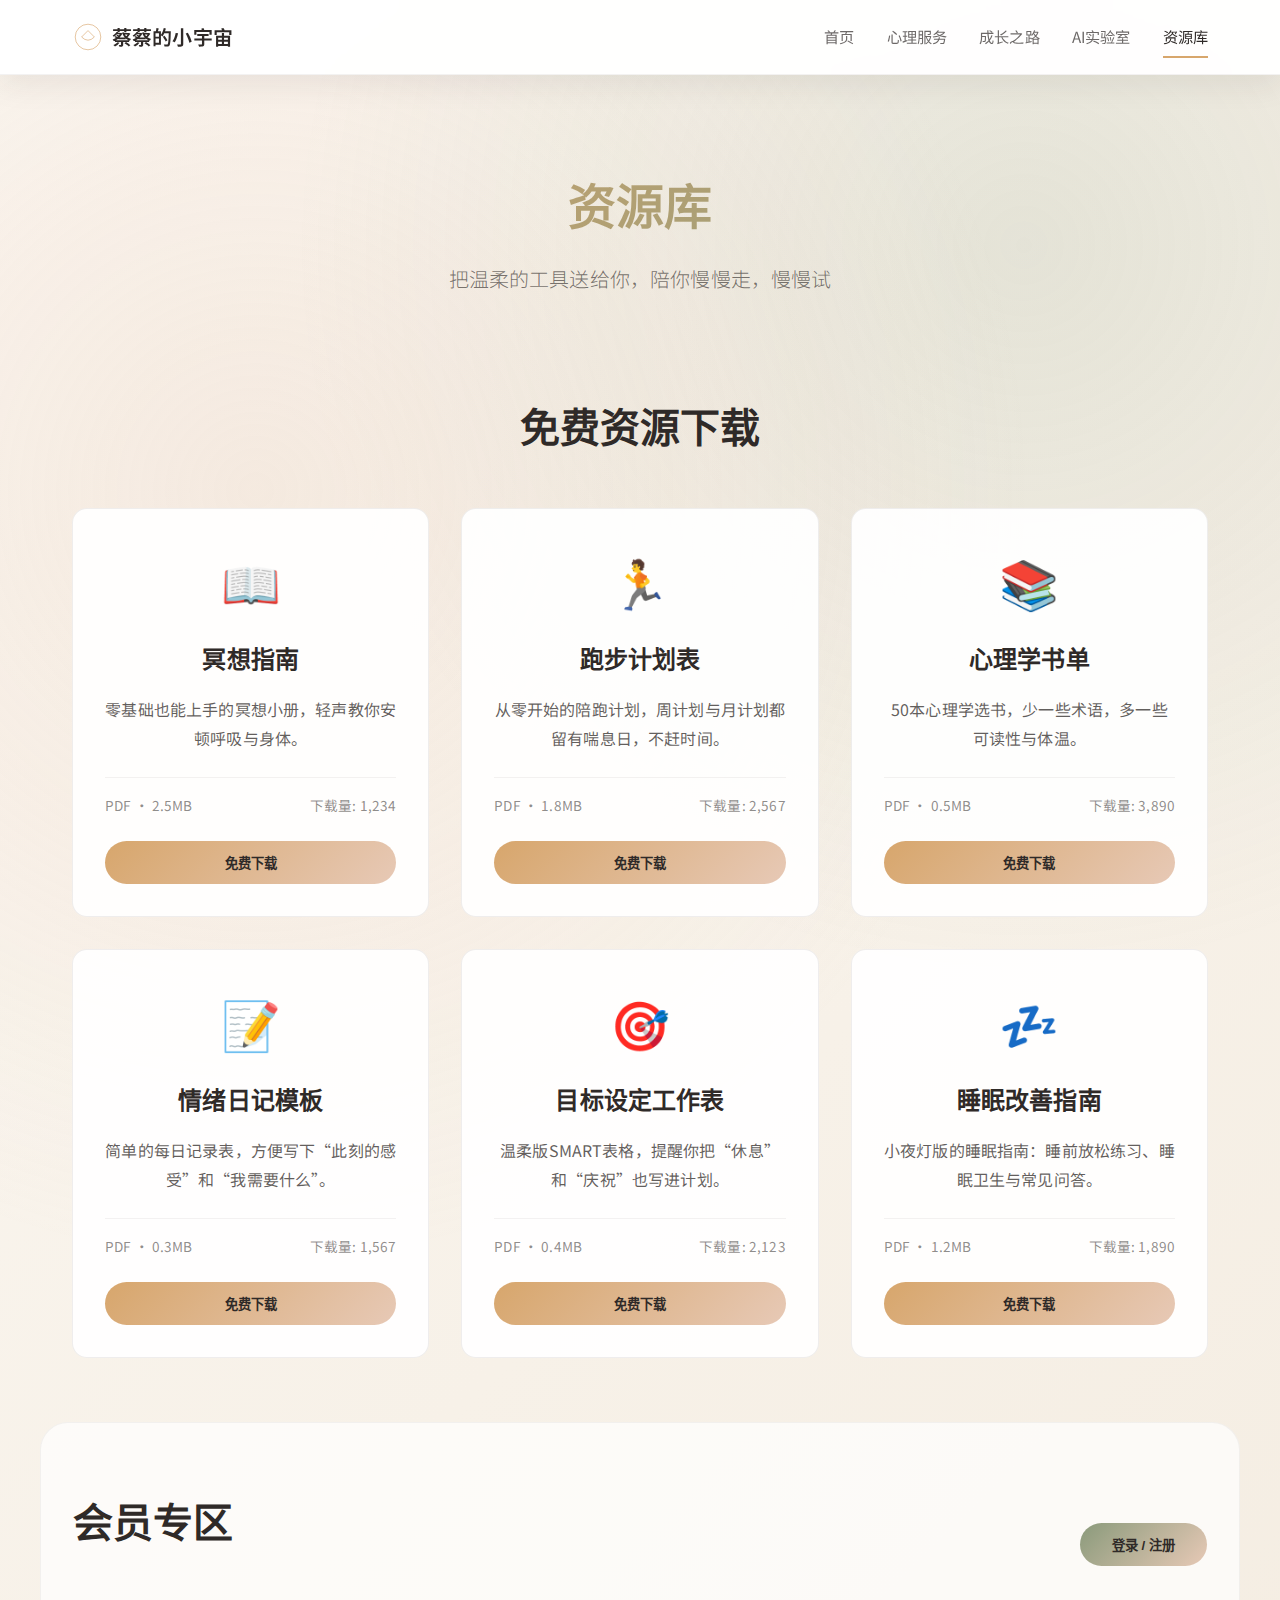
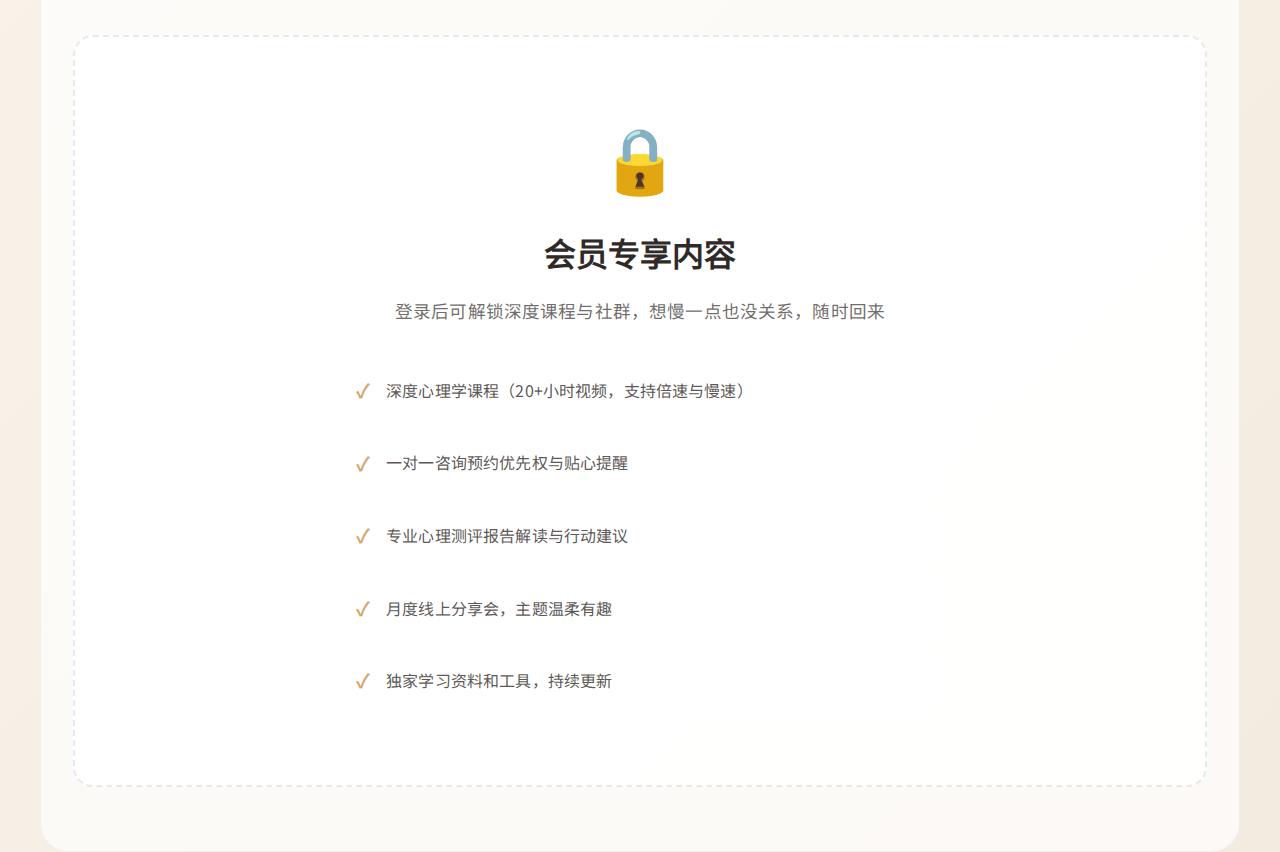
<file: resources.html>
<!DOCTYPE html>
<html lang="zh-CN">
<head>
    <meta charset="UTF-8">
    <meta name="viewport" content="width=device-width, initial-scale=1.0">
    <title>蔡蔡的小宇宙 - 资源库</title>
    <link rel="stylesheet" href="styles.css">
</head>
<body>
    <div class="brand-container">
        <nav class="navbar navbar-scrolled" id="navbar">
            <div class="nav-container">
                <div class="nav-logo">
                    <svg class="logo-icon" viewBox="0 0 100 100" fill="none">
                        <circle cx="50" cy="50" r="40" stroke="currentColor" stroke-width="2" fill="none"/>
                        <path d="M30 50 L50 30 L70 50" stroke="currentColor" stroke-width="2" fill="none"/>
                        <path d="M30 50 Q50 70 70 50" stroke="currentColor" stroke-width="2" fill="none"/>
                    </svg>
                    <span>蔡蔡的小宇宙</span>
                </div>
                <div class="nav-links">
                    <a href="index.html" class="nav-link">首页</a>
                    <a href="psychology.html" class="nav-link">心理服务</a>
                    <a href="growth.html" class="nav-link">成长之路</a>
                    <a href="ai-lab.html" class="nav-link">AI实验室</a>
                    <a href="resources.html" class="nav-link active">资源库</a>
                </div>
            </div>
        </nav>

        <main class="page-main">
            <section class="page-hero">
                <h1 class="page-title">资源库</h1>
                <p class="page-subtitle">把温柔的工具送给你，陪你慢慢走，慢慢试</p>
            </section>

            <!-- 免费下载区 -->
            <section class="service-section">
                <div class="section-container">
                    <h2 class="section-title">免费资源下载</h2>
                    <div class="resources-grid">
                        <div class="resource-card free">
                            <div class="resource-icon">📖</div>
                            <h3>冥想指南</h3>
                            <p>零基础也能上手的冥想小册，轻声教你安顿呼吸与身体。</p>
                            <div class="resource-meta">
                                <span>PDF · 2.5MB</span>
                                <span>下载量: 1,234</span>
                            </div>
                            <button class="btn-download">免费下载</button>
                        </div>
                        <div class="resource-card free">
                            <div class="resource-icon">🏃</div>
                            <h3>跑步计划表</h3>
                            <p>从零开始的陪跑计划，周计划与月计划都留有喘息日，不赶时间。</p>
                            <div class="resource-meta">
                                <span>PDF · 1.8MB</span>
                                <span>下载量: 2,567</span>
                            </div>
                            <button class="btn-download">免费下载</button>
                        </div>
                        <div class="resource-card free">
                            <div class="resource-icon">📚</div>
                            <h3>心理学书单</h3>
                            <p>50本心理学选书，少一些术语，多一些可读性与体温。</p>
                            <div class="resource-meta">
                                <span>PDF · 0.5MB</span>
                                <span>下载量: 3,890</span>
                            </div>
                            <button class="btn-download">免费下载</button>
                        </div>
                        <div class="resource-card free">
                            <div class="resource-icon">📝</div>
                            <h3>情绪日记模板</h3>
                            <p>简单的每日记录表，方便写下“此刻的感受”和“我需要什么”。</p>
                            <div class="resource-meta">
                                <span>PDF · 0.3MB</span>
                                <span>下载量: 1,567</span>
                            </div>
                            <button class="btn-download">免费下载</button>
                        </div>
                        <div class="resource-card free">
                            <div class="resource-icon">🎯</div>
                            <h3>目标设定工作表</h3>
                            <p>温柔版SMART表格，提醒你把“休息”和“庆祝”也写进计划。</p>
                            <div class="resource-meta">
                                <span>PDF · 0.4MB</span>
                                <span>下载量: 2,123</span>
                            </div>
                            <button class="btn-download">免费下载</button>
                        </div>
                        <div class="resource-card free">
                            <div class="resource-icon">💤</div>
                            <h3>睡眠改善指南</h3>
                            <p>小夜灯版的睡眠指南：睡前放松练习、睡眠卫生与常见问答。</p>
                            <div class="resource-meta">
                                <span>PDF · 1.2MB</span>
                                <span>下载量: 1,890</span>
                            </div>
                            <button class="btn-download">免费下载</button>
                        </div>
                    </div>
                </div>
            </section>

            <!-- 会员专区 -->
            <section class="service-section alt-bg">
                <div class="section-container">
                    <div class="membership-header">
                        <h2 class="section-title">会员专区</h2>
                        <button id="login-btn" class="btn-login">登录 / 注册</button>
                        <button id="logout-btn" class="btn-logout" style="display: none;">退出登录</button>
                    </div>
                    
                    <div id="membership-locked" class="membership-locked">
                        <div class="lock-icon">🔒</div>
                        <h3>会员专享内容</h3>
                        <p>登录后可解锁深度课程与社群，想慢一点也没关系，随时回来</p>
                        <div class="membership-benefits">
                            <div class="benefit-item">
                                <span class="benefit-icon">✓</span>
                                <span>深度心理学课程（20+小时视频，支持倍速与慢速）</span>
                            </div>
                            <div class="benefit-item">
                                <span class="benefit-icon">✓</span>
                                <span>一对一咨询预约优先权与贴心提醒</span>
                            </div>
                            <div class="benefit-item">
                                <span class="benefit-icon">✓</span>
                                <span>专业心理测评报告解读与行动建议</span>
                            </div>
                            <div class="benefit-item">
                                <span class="benefit-icon">✓</span>
                                <span>月度线上分享会，主题温柔有趣</span>
                            </div>
                            <div class="benefit-item">
                                <span class="benefit-icon">✓</span>
                                <span>独家学习资料和工具，持续更新</span>
                            </div>
                        </div>
                    </div>

                    <div id="membership-content" class="membership-content" style="display: none;">
                        <div class="course-grid">
                            <div class="course-card">
                                <div class="course-badge">热门</div>
                                <h3>认知行为疗法实战课程</h3>
                                <p>用案例演练CBT，也讨论如何用温柔的语言传递技术与关怀</p>
                                <div class="course-info">
                                    <span>📹 15小时视频</span>
                                    <span>📚 8个模块</span>
                                    <span>🎓 证书认证</span>
                                </div>
                                <button class="btn-course">开始学习</button>
                            </div>
                            <div class="course-card">
                                <div class="course-badge">推荐</div>
                                <h3>情绪管理训练营</h3>
                                <p>21天情绪陪伴计划，练习识别、接纳与表达，让压抑有出口</p>
                                <div class="course-info">
                                    <span>📹 10小时视频</span>
                                    <span>📚 21天计划</span>
                                    <span>💬 社群支持</span>
                                </div>
                                <button class="btn-course">开始学习</button>
                            </div>
                            <div class="course-card">
                                <h3>压力管理专家课程</h3>
                                <p>用科学方法拆解压力，也练习建立“可喘息的日程”，不再被时间追赶</p>
                                <div class="course-info">
                                    <span>📹 12小时视频</span>
                                    <span>📚 6个模块</span>
                                    <span>📊 测评工具</span>
                                </div>
                                <button class="btn-course">开始学习</button>
                            </div>
                            <div class="course-card">
                                <h3>AI心理学应用实践</h3>
                                <p>一起试验如何让AI在心理场景里更有温度、更有边界，始终以人为中心</p>
                                <div class="course-info">
                                    <span>📹 8小时视频</span>
                                    <span>💻 实战项目</span>
                                    <span>🤝 导师指导</span>
                                </div>
                                <button class="btn-course">开始学习</button>
                            </div>
                        </div>
                    </div>
                </div>
            </section>
        </main>
    </div>

    <script src="script.js"></script>
</body>
</html>
</file>
<file: styles.css>
/* 品牌网站样式（奶油白 × 温柔克制） */
@import url('https://fonts.googleapis.com/css2?family=Playfair+Display:wght@600;700&family=Noto+Sans+SC:wght@400;500;600&display=swap');

:root {
  --color-blue: #8a9a7b;      /* 沉静鼠尾草绿 */
  --color-orange: #d7a66c;    /* 蜂蜜金 */
  --color-gray: #6b6058;      /* 暖灰 */
  --color-dark: #2f2a28;      /* 浓墨棕 */
  --color-light: #f6f0e6;     /* 奶油白 */
  --color-rose: #e7c9b6;      /* 柔粉 */
}

* {
  margin: 0;
  padding: 0;
  box-sizing: border-box;
}

body {
  font-family: 'Noto Sans SC', 'PingFang SC', 'Microsoft YaHei', sans-serif;
  background: var(--color-light);
  color: var(--color-dark);
  letter-spacing: 0.15px;
  line-height: 1.7;
  text-rendering: optimizeLegibility;
}

h1, h2, h3 {
  font-family: 'Playfair Display', 'Noto Serif SC', 'Songti SC', serif;
}

p {
  color: rgba(47, 42, 40, 0.72);
}

.brand-container {
  min-height: 100vh;
  background: radial-gradient(circle at 20% 20%, rgba(231, 201, 182, 0.25), transparent 35%),
              radial-gradient(circle at 80% 10%, rgba(138, 154, 123, 0.18), transparent 30%),
              linear-gradient(135deg, #fbf7f1 0%, #f3ebdf 100%);
  color: var(--color-dark);
  position: relative;
  overflow-x: hidden;
}

/* 导航栏 */
.navbar {
  position: fixed;
  top: 0;
  left: 0;
  right: 0;
  z-index: 1000;
  background: rgba(255, 255, 255, 0.82);
  backdrop-filter: blur(10px);
  transition: all 0.3s ease;
  padding: 1rem 0;
  border-bottom: 1px solid rgba(47, 42, 40, 0.06);
}

.navbar-scrolled {
  background: rgba(255, 255, 255, 0.96);
  box-shadow: 0 10px 30px rgba(47, 42, 40, 0.08);
}

.nav-container {
  max-width: 1200px;
  margin: 0 auto;
  display: flex;
  justify-content: space-between;
  align-items: center;
  padding: 0 2rem;
}

.nav-logo {
  display: flex;
  align-items: center;
  gap: 0.5rem;
  font-size: 1.25rem;
  font-weight: 600;
  color: var(--color-dark);
}

.logo-icon {
  width: 32px;
  height: 32px;
  color: var(--color-orange);
}

.nav-links {
  display: flex;
  gap: 2rem;
}

.nav-link {
  color: rgba(47, 42, 40, 0.7);
  text-decoration: none;
  font-size: 0.95rem;
  transition: all 0.3s ease;
  position: relative;
  padding: 0.5rem 0;
}

.nav-link:hover,
.nav-link.active {
  color: var(--color-dark);
}

.nav-link.active::after {
  content: '';
  position: absolute;
  bottom: 0;
  left: 0;
  right: 0;
  height: 2px;
  background: var(--color-orange);
}

/* 首页背景动画 */
.home-background {
  position: fixed;
  top: 0;
  left: 0;
  width: 100%;
  height: 100%;
  z-index: 0;
  overflow: hidden;
}

.background-svg {
  width: 100%;
  height: 100%;
  opacity: 0.25;
  animation: float 20s ease-in-out infinite;
}

.track-lines path {
  stroke-dasharray: 1000;
  stroke-dashoffset: 1000;
  animation: drawLine 12s ease-in-out infinite;
}

.neural-network circle {
  animation: pulse 5s ease-in-out infinite;
}

.neural-network line {
  stroke-dasharray: 200;
  stroke-dashoffset: 200;
  animation: drawLine 10s ease-in-out infinite;
}

@keyframes drawLine {
  0%, 100% {
    stroke-dashoffset: 1000;
  }
  50% {
    stroke-dashoffset: 0;
  }
}

@keyframes pulse {
  0%, 100% {
    opacity: 0.4;
    transform: scale(1);
  }
  50% {
    opacity: 0.8;
    transform: scale(1.2);
  }
}

@keyframes float {
  0%, 100% {
    transform: translateY(0) translateX(0);
  }
  50% {
    transform: translateY(-20px) translateX(10px);
  }
}

/* 主内容区 */
.home-main {
  position: relative;
  z-index: 1;
  padding-top: 100px;
}

.hero-section {
  text-align: center;
  padding: 4rem 2rem;
  max-width: 1200px;
  margin: 0 auto;
}

.hero-title {
  font-size: 3.5rem;
  font-weight: 700;
  margin-bottom: 1rem;
  background: linear-gradient(135deg, var(--color-orange) 0%, var(--color-blue) 100%);
  -webkit-background-clip: text;
  -webkit-text-fill-color: transparent;
  background-clip: text;
  line-height: 1.2;
}

.hero-subtitle {
  display: block;
  font-size: 1.5rem;
  font-weight: 300;
  color: rgba(47, 42, 40, 0.7);
  margin-top: 1rem;
}

/* 三联卡片 */
.cards-section {
  padding: 4rem 2rem;
  max-width: 1200px;
  margin: 0 auto;
}

.card-trio {
  display: grid;
  grid-template-columns: repeat(auto-fit, minmax(320px, 1fr));
  gap: 2rem;
  margin-top: 3rem;
}

.dynamic-card {
  background: rgba(255, 255, 255, 0.92);
  backdrop-filter: blur(8px);
  border: 1px solid rgba(47, 42, 40, 0.06);
  border-radius: 20px;
  padding: 2.5rem;
  transition: all 0.4s ease;
  position: relative;
  overflow: hidden;
}

.dynamic-card::before {
  content: '';
  position: absolute;
  top: 0;
  left: 0;
  right: 0;
  height: 4px;
  background: linear-gradient(90deg, var(--color-orange), var(--color-blue));
  transform: scaleX(0);
  transition: transform 0.4s ease;
}

.dynamic-card:hover {
  transform: translateY(-8px);
  box-shadow: 0 20px 40px rgba(47, 42, 40, 0.15);
  border-color: rgba(47, 42, 40, 0.12);
}

.dynamic-card:hover::before {
  transform: scaleX(1);
}

.card-icon {
  width: 60px;
  height: 60px;
  margin-bottom: 1.5rem;
  color: var(--color-blue);
}

.card-title {
  font-size: 1.5rem;
  font-weight: 600;
  margin-bottom: 1rem;
  color: var(--color-dark);
}

.card-content {
  color: rgba(47, 42, 40, 0.7);
  line-height: 1.8;
  margin-bottom: 1.5rem;
  font-size: 0.95rem;
}

.card-stats {
  display: flex;
  gap: 1.5rem;
  padding-top: 1.5rem;
  border-top: 1px solid rgba(47, 42, 40, 0.06);
}

.card-stats span {
  color: var(--color-blue);
  font-weight: 600;
  font-size: 0.9rem;
}

/* 悬浮预约按钮 */
.floating-booking-btn {
  position: fixed;
  bottom: 2rem;
  right: 2rem;
  z-index: 999;
  background: linear-gradient(135deg, var(--color-orange) 0%, var(--color-rose) 100%);
  color: var(--color-dark);
  border: none;
  padding: 1rem 2rem;
  border-radius: 50px;
  font-size: 1rem;
  font-weight: 600;
  cursor: pointer;
  display: flex;
  align-items: center;
  gap: 0.5rem;
  box-shadow: 0 8px 24px rgba(249, 115, 22, 0.4);
  transition: all 0.3s ease;
  animation: pulse-btn 2s ease-in-out infinite;
  text-decoration: none;
}

.floating-booking-btn:hover {
  transform: translateY(-3px);
  box-shadow: 0 12px 32px rgba(215, 166, 108, 0.4);
}

.floating-booking-btn svg {
  width: 20px;
  height: 20px;
}

@keyframes pulse-btn {
  0%, 100% {
    box-shadow: 0 8px 24px rgba(249, 115, 22, 0.4);
  }
  50% {
    box-shadow: 0 8px 32px rgba(249, 115, 22, 0.6);
  }
}

/* 平滑滚动 */
html {
  scroll-behavior: smooth;
}

/* 通用页面样式 */
.page-main {
  position: relative;
  z-index: 1;
  padding-top: 100px;
}

.page-hero {
  text-align: center;
  padding: 4rem 2rem 2rem;
  max-width: 1200px;
  margin: 0 auto;
}

.page-title {
  font-size: 3rem;
  font-weight: 700;
  margin-bottom: 1rem;
  background: linear-gradient(135deg, var(--color-orange) 0%, var(--color-blue) 100%);
  -webkit-background-clip: text;
  -webkit-text-fill-color: transparent;
  background-clip: text;
}

.page-subtitle {
  font-size: 1.25rem;
  color: rgba(47, 42, 40, 0.65);
  font-weight: 300;
}

.service-section {
  padding: 4rem 2rem;
  max-width: 1200px;
  margin: 0 auto;
}

.service-section.alt-bg {
  background: rgba(255, 255, 255, 0.7);
  border-radius: 28px;
  border: 1px solid rgba(47, 42, 40, 0.05);
}

.section-container {
  max-width: 1200px;
  margin: 0 auto;
}

.section-title {
  font-size: 2.5rem;
  font-weight: 600;
  margin-bottom: 3rem;
  text-align: center;
  color: var(--color-dark);
}

/* 心理服务页面样式 */
.process-steps {
  display: grid;
  grid-template-columns: repeat(auto-fit, minmax(250px, 1fr));
  gap: 2rem;
  margin-top: 2rem;
}

.process-step {
  background: rgba(255, 255, 255, 0.92);
  border: 1px solid rgba(47, 42, 40, 0.08);
  border-radius: 15px;
  padding: 2rem;
  text-align: center;
  transition: all 0.3s ease;
}

.process-step:hover {
  transform: translateY(-5px);
  border-color: rgba(215, 166, 108, 0.6);
}

.step-number {
  font-size: 3rem;
  font-weight: 700;
  color: var(--color-orange);
  margin-bottom: 1rem;
}

.process-step h3 {
  font-size: 1.25rem;
  margin-bottom: 1rem;
  color: var(--color-dark);
}

.process-step p {
  color: rgba(47, 42, 40, 0.7);
  line-height: 1.6;
}

.eap-grid {
  display: grid;
  grid-template-columns: repeat(auto-fit, minmax(300px, 1fr));
  gap: 2rem;
  margin-top: 2rem;
}

.eap-card {
  background: rgba(255, 255, 255, 0.9);
  border: 1px solid rgba(47, 42, 40, 0.08);
  border-radius: 15px;
  padding: 2rem;
  transition: all 0.3s ease;
}

.eap-card:hover {
  transform: translateY(-5px);
  border-color: rgba(138, 154, 123, 0.7);
}

.eap-card h3 {
  font-size: 1.5rem;
  margin-bottom: 1.5rem;
  color: var(--color-blue);
}

.eap-card ul {
  list-style: none;
  padding: 0;
}

.eap-card li {
  padding: 0.75rem 0;
  color: rgba(47, 42, 40, 0.7);
  border-bottom: 1px solid rgba(47, 42, 40, 0.05);
}

.eap-card li:last-child {
  border-bottom: none;
}

.assessment-cards {
  display: grid;
  grid-template-columns: repeat(auto-fit, minmax(300px, 1fr));
  gap: 2rem;
  margin-top: 2rem;
}

.assessment-card {
  background: rgba(255, 255, 255, 0.94);
  border: 1px solid rgba(47, 42, 40, 0.08);
  border-radius: 15px;
  padding: 2rem;
  text-align: center;
  transition: all 0.3s ease;
}

.assessment-card:hover {
  transform: translateY(-5px);
  border-color: rgba(215, 166, 108, 0.7);
}

.assessment-card h3 {
  font-size: 1.5rem;
  margin-bottom: 1rem;
  color: var(--color-dark);
}

.assessment-card p {
  color: rgba(47, 42, 40, 0.7);
  margin-bottom: 1.5rem;
  line-height: 1.6;
}

.btn-primary {
  background: linear-gradient(135deg, var(--color-orange) 0%, var(--color-rose) 100%);
  color: var(--color-dark);
  border: none;
  padding: 0.75rem 2rem;
  border-radius: 25px;
  font-weight: 600;
  cursor: pointer;
  transition: all 0.3s ease;
}

.btn-primary:hover {
  transform: translateY(-2px);
  box-shadow: 0 8px 20px rgba(215, 166, 108, 0.35);
}

/* 咨询表单样式 */
.consultation-form {
  max-width: 800px;
  margin: 0 auto;
  background: rgba(255, 255, 255, 0.94);
  border: 1px solid rgba(47, 42, 40, 0.08);
  border-radius: 20px;
  padding: 3rem;
}

.form-row {
  display: grid;
  grid-template-columns: repeat(auto-fit, minmax(250px, 1fr));
  gap: 1.5rem;
  margin-bottom: 1.5rem;
}

.form-group {
  display: flex;
  flex-direction: column;
}

.form-group label {
  margin-bottom: 0.5rem;
  color: rgba(47, 42, 40, 0.9);
  font-weight: 500;
}

.form-group input,
.form-group select,
.form-group textarea {
  background: rgba(47, 42, 40, 0.02);
  border: 1px solid rgba(47, 42, 40, 0.12);
  border-radius: 10px;
  padding: 0.75rem 1rem;
  color: var(--color-dark);
  font-size: 1rem;
  transition: all 0.3s ease;
}

.form-group input:focus,
.form-group select:focus,
.form-group textarea:focus {
  outline: none;
  border-color: var(--color-orange);
  background: rgba(215, 166, 108, 0.06);
}

.form-group textarea {
  resize: vertical;
  font-family: inherit;
}

.btn-submit {
  width: 100%;
  background: linear-gradient(135deg, var(--color-orange) 0%, var(--color-rose) 100%);
  color: var(--color-dark);
  border: none;
  padding: 1rem 2rem;
  border-radius: 10px;
  font-size: 1.1rem;
  font-weight: 600;
  cursor: pointer;
  transition: all 0.3s ease;
  margin-top: 1rem;
}

.btn-submit:hover {
  transform: translateY(-2px);
  box-shadow: 0 8px 20px rgba(215, 166, 108, 0.35);
}

.form-success {
  margin-top: 2rem;
  padding: 2rem;
  background: rgba(138, 154, 123, 0.2);
  border: 1px solid rgba(138, 154, 123, 0.5);
  border-radius: 15px;
  text-align: center;
  display: flex;
  flex-direction: column;
  align-items: center;
  gap: 1rem;
  animation: slideIn 0.5s ease;
}

.form-success svg {
  width: 48px;
  height: 48px;
  color: #22c55e;
}

.form-success p {
  color: var(--color-blue);
  font-size: 1.1rem;
  font-weight: 600;
}

@keyframes slideIn {
  from {
    opacity: 0;
    transform: translateY(-20px);
  }
  to {
    opacity: 1;
    transform: translateY(0);
  }
}

/* 成长之路页面样式 */
.stories-grid {
  display: grid;
  grid-template-columns: repeat(auto-fit, minmax(350px, 1fr));
  gap: 2rem;
  margin-top: 2rem;
}

.story-card {
  background: rgba(255, 255, 255, 0.94);
  border: 1px solid rgba(47, 42, 40, 0.08);
  border-radius: 20px;
  overflow: hidden;
  transition: all 0.3s ease;
}

.story-card:hover {
  transform: translateY(-5px);
  box-shadow: 0 20px 40px rgba(47, 42, 40, 0.14);
}

.story-image {
  width: 100%;
  height: 200px;
  background: linear-gradient(135deg, var(--color-orange) 0%, var(--color-rose) 100%);
  display: flex;
  align-items: center;
  justify-content: center;
}

.story-placeholder {
  font-size: 4rem;
}

.story-content {
  padding: 2rem;
}

.story-content h3 {
  font-size: 1.5rem;
  margin-bottom: 0.5rem;
  color: var(--color-dark);
}

.story-date {
  color: var(--color-orange);
  font-size: 0.9rem;
  margin-bottom: 1rem;
  display: block;
}

.story-content p {
  color: rgba(47, 42, 40, 0.75);
  line-height: 1.8;
  margin-bottom: 1.5rem;
}

.btn-read-more {
  background: transparent;
  border: 2px solid var(--color-orange);
  color: var(--color-orange);
  padding: 0.5rem 1.5rem;
  border-radius: 25px;
  cursor: pointer;
  transition: all 0.3s ease;
  font-weight: 600;
}

.btn-read-more:hover {
  background: var(--color-orange);
  color: white;
}

.methodology-content {
  max-width: 900px;
  margin: 0 auto;
}

.methodology-item {
  display: flex;
  gap: 2rem;
  margin-bottom: 3rem;
  background: rgba(255, 255, 255, 0.9);
  border: 1px solid rgba(47, 42, 40, 0.08);
  border-radius: 15px;
  padding: 2rem;
  transition: all 0.3s ease;
}

.methodology-item:hover {
  transform: translateX(10px);
  border-color: rgba(138, 154, 123, 0.7);
}

.method-icon {
  font-size: 3rem;
  flex-shrink: 0;
}

.methodology-item h3 {
  font-size: 1.5rem;
  margin-bottom: 1rem;
  color: var(--color-dark);
}

.methodology-item p {
  color: rgba(47, 42, 40, 0.75);
  line-height: 1.8;
}

.challenge-box {
  max-width: 800px;
  margin: 0 auto;
  background: rgba(255, 255, 255, 0.94);
  border: 2px solid rgba(215, 166, 108, 0.6);
  border-radius: 20px;
  padding: 3rem;
  text-align: center;
}

.challenge-box h3 {
  font-size: 2rem;
  margin-bottom: 1rem;
  color: var(--color-orange);
}

.challenge-box p {
  color: rgba(47, 42, 40, 0.7);
  line-height: 1.8;
  margin-bottom: 2rem;
}

.challenge-stats {
  display: grid;
  grid-template-columns: repeat(3, 1fr);
  gap: 2rem;
  margin: 2rem 0;
}

.stat-item {
  text-align: center;
}

.stat-number {
  font-size: 2.5rem;
  font-weight: 700;
  color: var(--color-orange);
  margin-bottom: 0.5rem;
}

.stat-label {
  color: rgba(47, 42, 40, 0.65);
  font-size: 0.9rem;
}

.btn-challenge {
  background: linear-gradient(135deg, var(--color-orange) 0%, var(--color-rose) 100%);
  color: var(--color-dark);
  border: none;
  padding: 1rem 3rem;
  border-radius: 50px;
  font-size: 1.1rem;
  font-weight: 600;
  cursor: pointer;
  transition: all 0.3s ease;
  margin-top: 1rem;
}

.btn-challenge:hover {
  transform: translateY(-3px);
  box-shadow: 0 12px 32px rgba(215, 166, 108, 0.35);
}

.map-container {
  margin-top: 2rem;
}

.map-placeholder {
  background: rgba(255, 255, 255, 0.9);
  border: 1px solid rgba(47, 42, 40, 0.08);
  border-radius: 20px;
  padding: 2rem;
  min-height: 500px;
}

.map-placeholder svg {
  width: 100%;
  height: 500px;
}

.city-marker {
  cursor: pointer;
  transition: all 0.3s ease;
}

.city-marker:hover {
  transform: scale(1.5);
  filter: drop-shadow(0 0 10px var(--color-orange));
}

.map-legend {
  display: flex;
  gap: 2rem;
  justify-content: center;
  margin-top: 1rem;
  flex-wrap: wrap;
}

.legend-item {
  display: flex;
  align-items: center;
  gap: 0.5rem;
  color: rgba(47, 42, 40, 0.7);
}

.legend-dot {
  width: 12px;
  height: 12px;
  border-radius: 50%;
  background: var(--color-orange);
}

.legend-line {
  width: 30px;
  height: 2px;
  background: rgba(215, 166, 108, 0.35);
  border-top: 2px dashed var(--color-orange);
}

/* AI实验室页面样式 */
.observation-cards {
  display: grid;
  grid-template-columns: repeat(auto-fit, minmax(350px, 1fr));
  gap: 2rem;
  margin-top: 2rem;
}

.observation-card {
  background: rgba(255, 255, 255, 0.92);
  border: 1px solid rgba(47, 42, 40, 0.08);
  border-radius: 15px;
  padding: 2rem;
  transition: all 0.3s ease;
}

.observation-card:hover {
  transform: translateY(-5px);
  border-color: rgba(138, 154, 123, 0.7);
}

.observation-card h3 {
  font-size: 1.5rem;
  margin-bottom: 1rem;
  color: var(--color-dark);
}

.observation-card p {
  color: rgba(47, 42, 40, 0.75);
  line-height: 1.8;
  margin-bottom: 1.5rem;
}

.card-tags {
  display: flex;
  gap: 0.5rem;
  flex-wrap: wrap;
}

.tag {
  background: rgba(138, 154, 123, 0.18);
  border: 1px solid rgba(138, 154, 123, 0.5);
  color: var(--color-blue);
  padding: 0.25rem 0.75rem;
  border-radius: 15px;
  font-size: 0.85rem;
}

.tools-grid {
  display: grid;
  grid-template-columns: repeat(auto-fit, minmax(300px, 1fr));
  gap: 2rem;
  margin-top: 2rem;
}

.tool-card {
  background: rgba(255, 255, 255, 0.92);
  border: 1px solid rgba(47, 42, 40, 0.08);
  border-radius: 15px;
  padding: 2rem;
  text-align: center;
  transition: all 0.3s ease;
}

.tool-card:hover {
  transform: translateY(-5px);
  border-color: rgba(215, 166, 108, 0.7);
}

.tool-icon {
  font-size: 3rem;
  margin-bottom: 1rem;
}

.tool-card h3 {
  font-size: 1.5rem;
  margin-bottom: 1rem;
  color: var(--color-dark);
}

.tool-card p {
  color: rgba(47, 42, 40, 0.75);
  line-height: 1.8;
  margin-bottom: 1.5rem;
}

.tool-features {
  list-style: none;
  padding: 0;
  margin-bottom: 1.5rem;
  text-align: left;
}

.tool-features li {
  color: rgba(47, 42, 40, 0.75);
  padding: 0.5rem 0;
}

.btn-tool {
  background: transparent;
  border: 2px solid rgba(215, 166, 108, 0.7);
  color: var(--color-dark);
  padding: 0.75rem 2rem;
  border-radius: 25px;
  cursor: pointer;
  transition: all 0.3s ease;
  font-weight: 600;
  width: 100%;
}

.btn-tool:hover {
  background: rgba(215, 166, 108, 0.15);
  color: var(--color-dark);
}

.notes-timeline {
  max-width: 900px;
  margin: 0 auto;
  position: relative;
  padding-left: 2rem;
}

.notes-timeline::before {
  content: '';
  position: absolute;
  left: 0;
  top: 0;
  bottom: 0;
  width: 2px;
  background: linear-gradient(180deg, var(--color-orange) 0%, var(--color-blue) 100%);
}

.note-item {
  position: relative;
  margin-bottom: 3rem;
  background: rgba(255, 255, 255, 0.92);
  border: 1px solid rgba(47, 42, 40, 0.08);
  border-radius: 15px;
  padding: 2rem;
  margin-left: 2rem;
}

.note-item::before {
  content: '';
  position: absolute;
  left: -2.5rem;
  top: 2rem;
  width: 12px;
  height: 12px;
  border-radius: 50%;
  background: var(--color-orange);
  border: 3px solid var(--color-dark);
}

.note-date {
  color: var(--color-orange);
  font-weight: 600;
  margin-bottom: 0.5rem;
  display: block;
}

.note-content h3 {
  font-size: 1.5rem;
  margin-bottom: 1rem;
  color: var(--color-dark);
}

.note-content p {
  color: rgba(47, 42, 40, 0.75);
  line-height: 1.8;
  margin-bottom: 1.5rem;
}

.code-snippet {
  background: rgba(47, 42, 40, 0.06);
  border: 1px solid rgba(47, 42, 40, 0.1);
  border-radius: 10px;
  padding: 1.5rem;
  overflow-x: auto;
  margin-top: 1rem;
}

.code-snippet pre {
  margin: 0;
  color: var(--color-gray);
  font-family: 'Courier New', monospace;
  font-size: 0.9rem;
  line-height: 1.6;
}

.code-snippet code {
  color: #a78bfa;
}

.code-showcase {
  display: grid;
  grid-template-columns: repeat(auto-fit, minmax(400px, 1fr));
  gap: 2rem;
  margin-top: 2rem;
}

.showcase-item {
  background: rgba(255, 255, 255, 0.92);
  border: 1px solid rgba(47, 42, 40, 0.08);
  border-radius: 15px;
  padding: 2rem;
}

.showcase-item h3 {
  font-size: 1.5rem;
  margin-bottom: 1.5rem;
  color: var(--color-dark);
}

.code-demo {
  background: rgba(0, 0, 0, 0.2);
  border-radius: 10px;
  padding: 1.5rem;
}

.demo-visualization {
  min-height: 200px;
}

.chart-placeholder {
  display: flex;
  align-items: flex-end;
  justify-content: space-around;
  height: 200px;
  gap: 1rem;
  padding: 1rem;
}

.bar {
  flex: 1;
  background: linear-gradient(180deg, var(--color-blue) 0%, var(--color-orange) 100%);
  border-radius: 5px 5px 0 0;
  min-height: 20px;
  transition: all 0.3s ease;
}

.bar:hover {
  opacity: 0.8;
  transform: scaleY(1.1);
}

.demo-caption {
  text-align: center;
  color: rgba(47, 42, 40, 0.7);
  margin-top: 1rem;
  font-size: 0.9rem;
}

.html-preview {
  background: white;
  border-radius: 8px;
  overflow: hidden;
  min-height: 200px;
}

.preview-header {
  background: var(--color-blue);
  color: white;
  padding: 1rem;
  font-weight: 600;
}

.preview-content {
  padding: 1.5rem;
}

.preview-input {
  width: 100%;
  padding: 0.75rem;
  border: 1px solid #ddd;
  border-radius: 5px;
  margin-bottom: 1rem;
  font-size: 1rem;
}

.preview-buttons {
  display: flex;
  gap: 0.5rem;
  flex-wrap: wrap;
}

.preview-btn {
  padding: 0.5rem 1rem;
  border: 1px solid #ddd;
  background: white;
  border-radius: 5px;
  cursor: pointer;
  transition: all 0.3s ease;
}

.preview-btn:hover {
  background: #f0f0f0;
}

/* 资源库页面样式 */
.resources-grid {
  display: grid;
  grid-template-columns: repeat(auto-fit, minmax(300px, 1fr));
  gap: 2rem;
  margin-top: 2rem;
}

.resource-card {
  background: rgba(255, 255, 255, 0.92);
  border: 1px solid rgba(47, 42, 40, 0.08);
  border-radius: 15px;
  padding: 2rem;
  transition: all 0.3s ease;
  text-align: center;
}

.resource-card:hover {
  transform: translateY(-5px);
  border-color: rgba(215, 166, 108, 0.7);
}

.resource-icon {
  font-size: 3rem;
  margin-bottom: 1rem;
}

.resource-card h3 {
  font-size: 1.5rem;
  margin-bottom: 1rem;
  color: var(--color-dark);
}

.resource-card p {
  color: rgba(47, 42, 40, 0.75);
  line-height: 1.8;
  margin-bottom: 1.5rem;
}

.resource-meta {
  display: flex;
  justify-content: space-between;
  font-size: 0.85rem;
  color: rgba(47, 42, 40, 0.55);
  margin-bottom: 1.5rem;
  padding-top: 1rem;
  border-top: 1px solid rgba(47, 42, 40, 0.06);
}

.btn-download {
  background: linear-gradient(135deg, var(--color-orange) 0%, var(--color-rose) 100%);
  color: var(--color-dark);
  border: none;
  padding: 0.75rem 2rem;
  border-radius: 25px;
  font-weight: 600;
  cursor: pointer;
  transition: all 0.3s ease;
  width: 100%;
}

.btn-download:hover {
  transform: translateY(-2px);
  box-shadow: 0 8px 20px rgba(215, 166, 108, 0.35);
}

.membership-header {
  display: flex;
  justify-content: space-between;
  align-items: center;
  margin-bottom: 2rem;
}

.btn-login,
.btn-logout {
  background: linear-gradient(135deg, var(--color-blue) 0%, var(--color-rose) 100%);
  color: var(--color-dark);
  border: none;
  padding: 0.75rem 2rem;
  border-radius: 25px;
  font-weight: 600;
  cursor: pointer;
  transition: all 0.3s ease;
}

.btn-login:hover,
.btn-logout:hover {
  transform: translateY(-2px);
  box-shadow: 0 8px 20px rgba(138, 154, 123, 0.35);
}

.membership-locked {
  text-align: center;
  padding: 4rem 2rem;
  background: rgba(255, 255, 255, 0.9);
  border: 2px dashed rgba(47, 42, 40, 0.1);
  border-radius: 20px;
}

.lock-icon {
  font-size: 4rem;
  margin-bottom: 1rem;
}

.membership-locked h3 {
  font-size: 2rem;
  margin-bottom: 1rem;
  color: var(--color-dark);
}

.membership-locked p {
  color: rgba(47, 42, 40, 0.7);
  margin-bottom: 2rem;
  font-size: 1.1rem;
}

.membership-benefits {
  max-width: 600px;
  margin: 0 auto;
  text-align: left;
}

.benefit-item {
  display: flex;
  align-items: center;
  gap: 1rem;
  padding: 1rem;
  background: rgba(255, 255, 255, 0.92);
  border-radius: 10px;
  margin-bottom: 0.5rem;
}

.benefit-icon {
  color: var(--color-orange);
  font-weight: 700;
  font-size: 1.2rem;
}

.benefit-item span:last-child {
  color: rgba(47, 42, 40, 0.8);
}

.course-grid {
  display: grid;
  grid-template-columns: repeat(auto-fit, minmax(300px, 1fr));
  gap: 2rem;
  margin-top: 2rem;
}

.course-card {
  background: rgba(255, 255, 255, 0.92);
  border: 1px solid rgba(47, 42, 40, 0.08);
  border-radius: 15px;
  padding: 2rem;
  position: relative;
  transition: all 0.3s ease;
}

.course-card:hover {
  transform: translateY(-5px);
  border-color: rgba(215, 166, 108, 0.7);
}

.course-badge {
  position: absolute;
  top: 1rem;
  right: 1rem;
  background: var(--color-orange);
  color: white;
  padding: 0.25rem 0.75rem;
  border-radius: 15px;
  font-size: 0.85rem;
  font-weight: 600;
}

.course-card h3 {
  font-size: 1.5rem;
  margin-bottom: 1rem;
  color: var(--color-dark);
}

.course-card p {
  color: rgba(47, 42, 40, 0.75);
  line-height: 1.8;
  margin-bottom: 1.5rem;
}

.course-info {
  display: flex;
  flex-wrap: wrap;
  gap: 1rem;
  margin-bottom: 1.5rem;
  font-size: 0.9rem;
  color: rgba(47, 42, 40, 0.65);
}

.btn-course {
  background: linear-gradient(135deg, var(--color-orange) 0%, var(--color-rose) 100%);
  color: var(--color-dark);
  border: none;
  padding: 0.75rem 2rem;
  border-radius: 25px;
  font-weight: 600;
  cursor: pointer;
  transition: all 0.3s ease;
  width: 100%;
}

.btn-course:hover {
  transform: translateY(-2px);
  box-shadow: 0 8px 20px rgba(215, 166, 108, 0.35);
}

/* 响应式设计 */
@media (max-width: 768px) {
  .hero-title,
  .page-title {
    font-size: 2.5rem;
  }
  
  .hero-subtitle,
  .page-subtitle {
    font-size: 1.2rem;
  }
  
  .card-trio,
  .process-steps,
  .eap-grid,
  .assessment-cards,
  .stories-grid,
  .observation-cards,
  .tools-grid,
  .resources-grid,
  .course-grid {
    grid-template-columns: 1fr;
  }
  
  .nav-links {
    gap: 1rem;
    font-size: 0.85rem;
  }
  
  .floating-booking-btn {
    bottom: 1rem;
    right: 1rem;
    padding: 0.8rem 1.5rem;
    font-size: 0.9rem;
  }

  .form-row {
    grid-template-columns: 1fr;
  }

  .consultation-form {
    padding: 2rem 1.5rem;
  }

  .methodology-item {
    flex-direction: column;
    gap: 1rem;
  }

  .challenge-stats {
    grid-template-columns: 1fr;
  }

  .membership-header {
    flex-direction: column;
    gap: 1rem;
    align-items: stretch;
  }

  .code-showcase {
    grid-template-columns: 1fr;
  }
}
</file>
